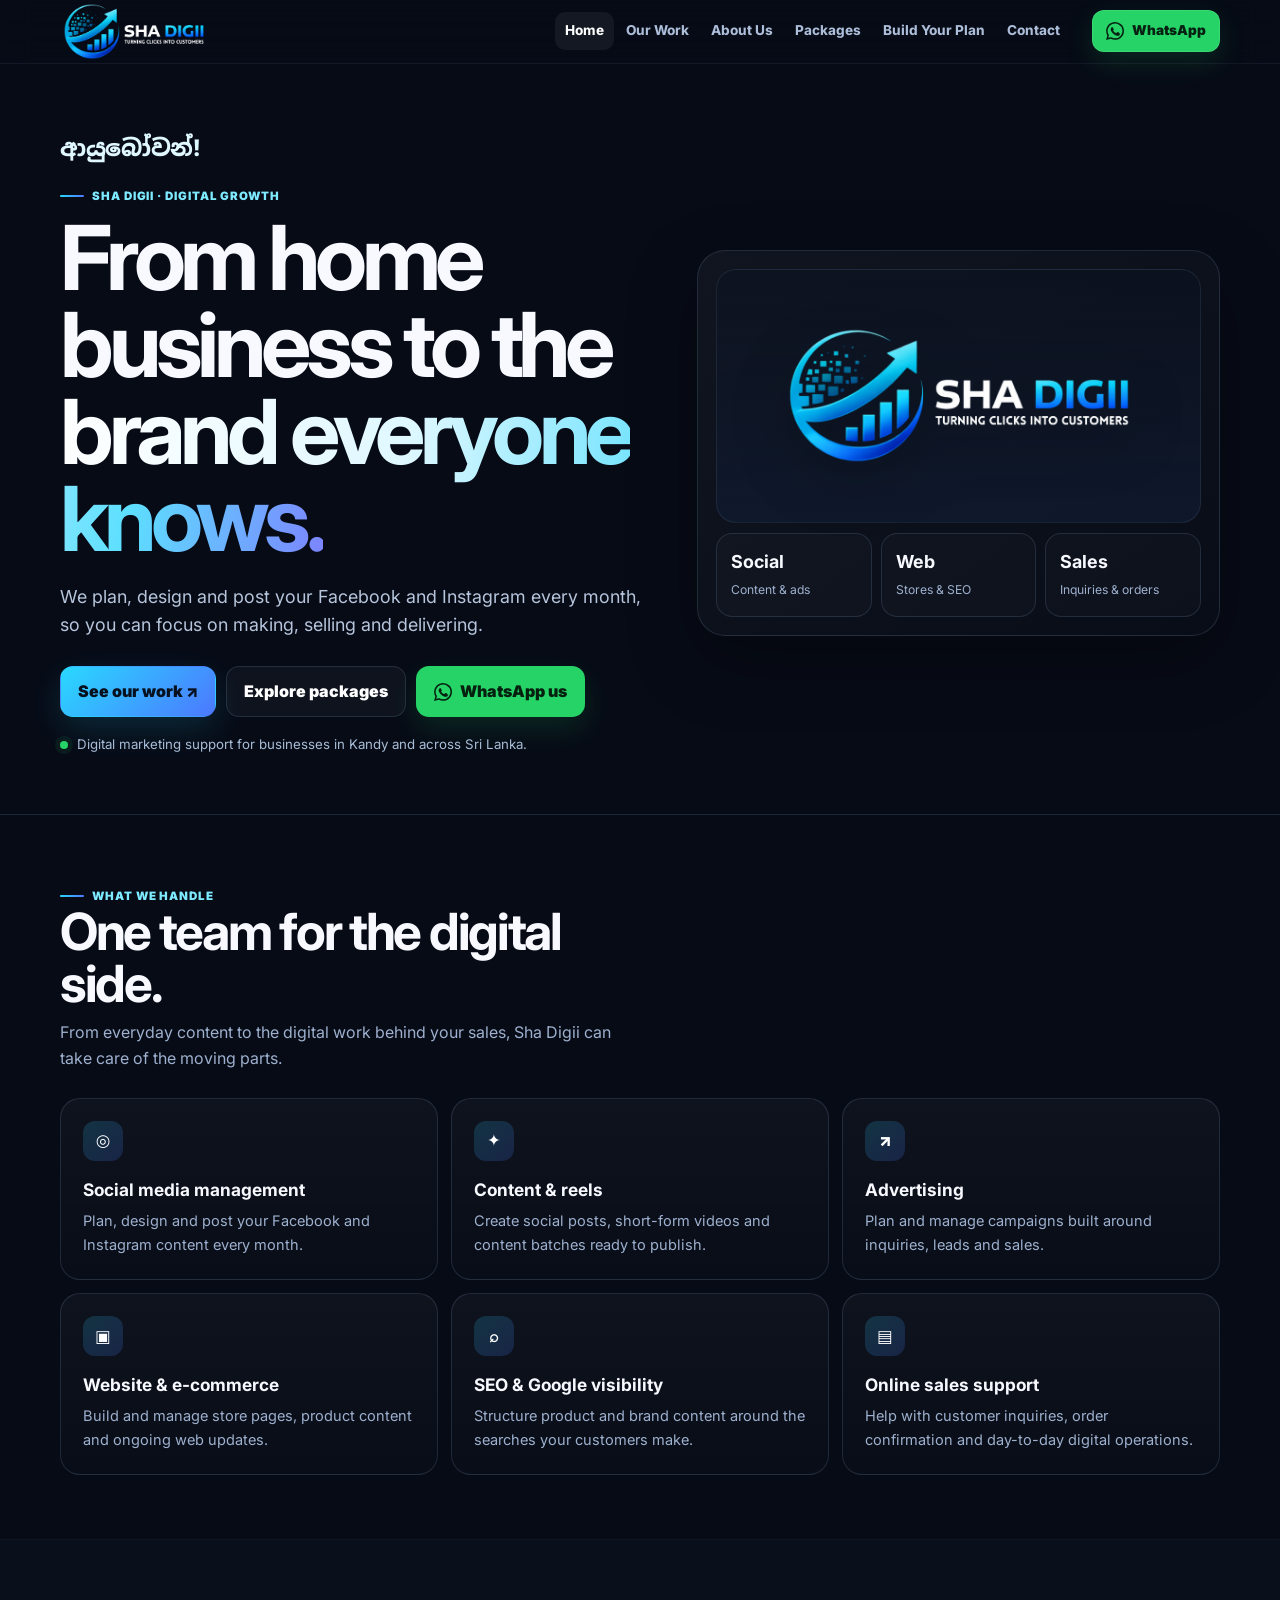
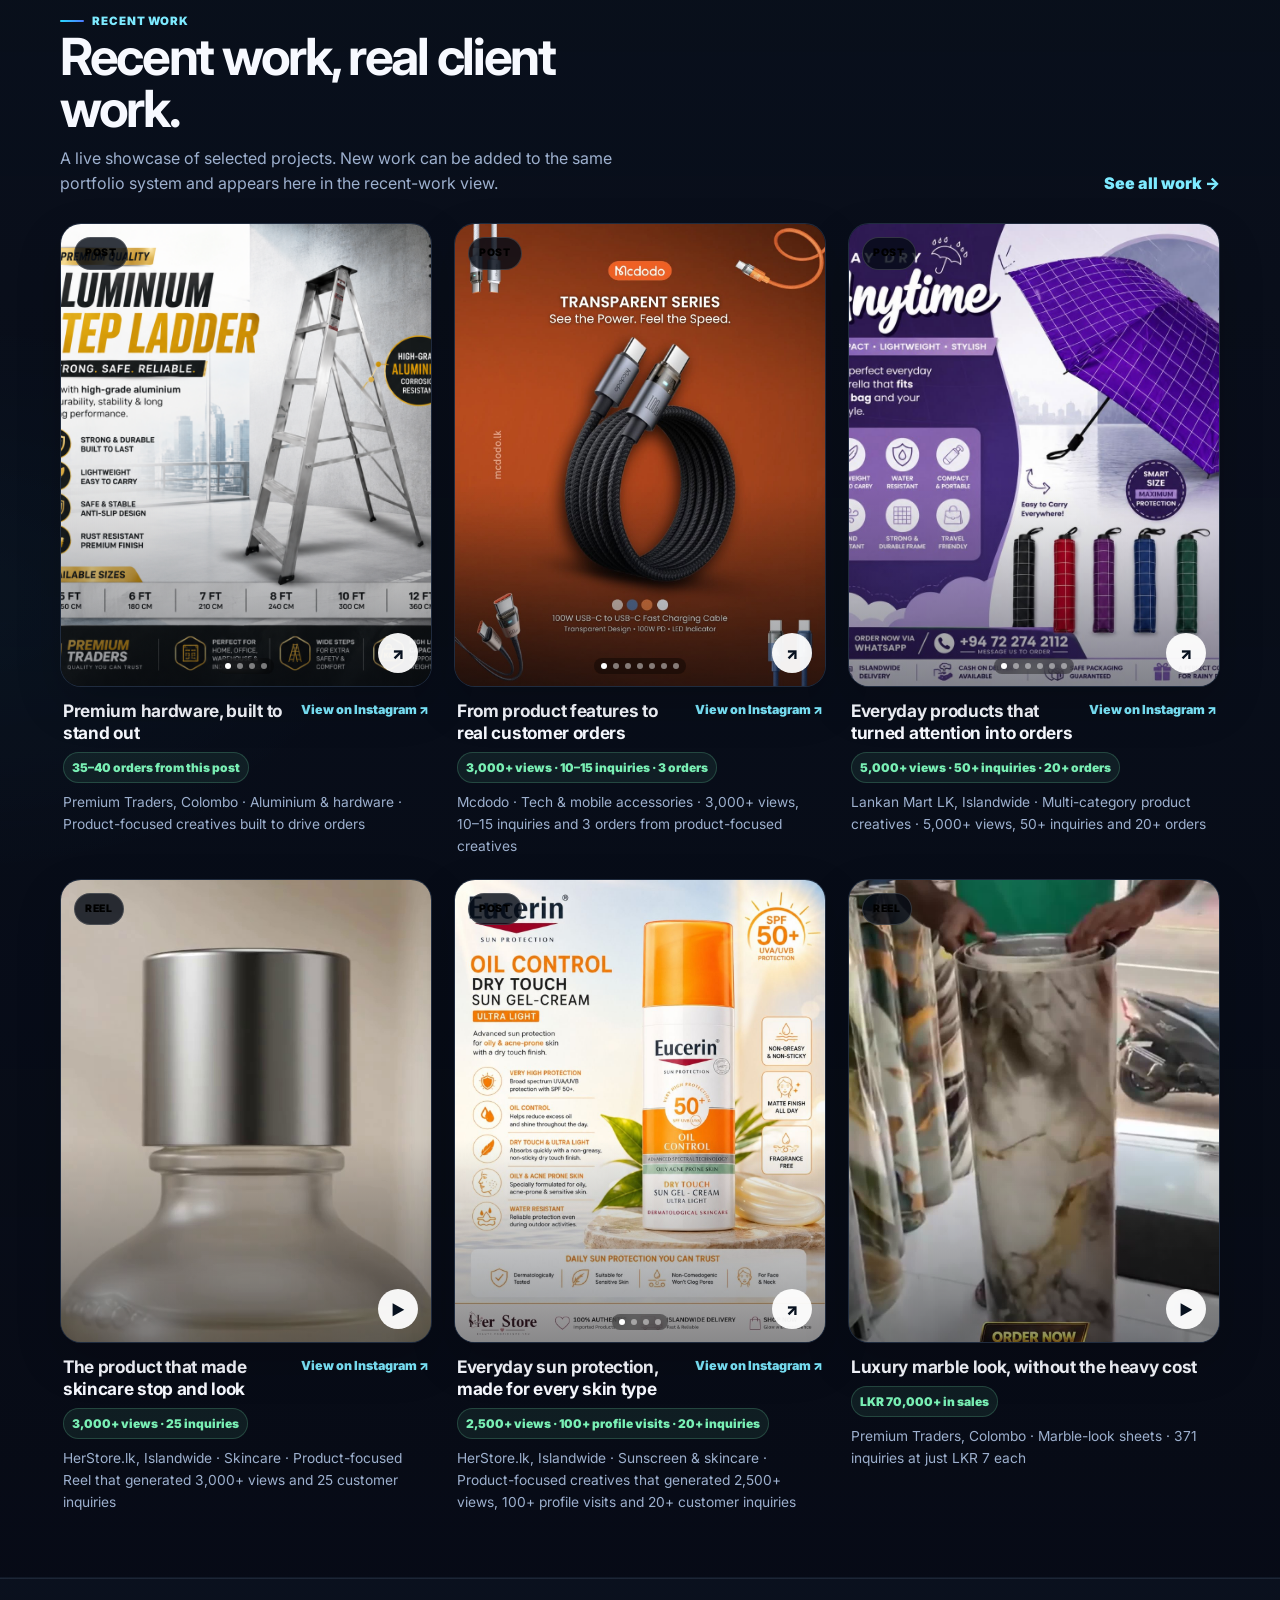
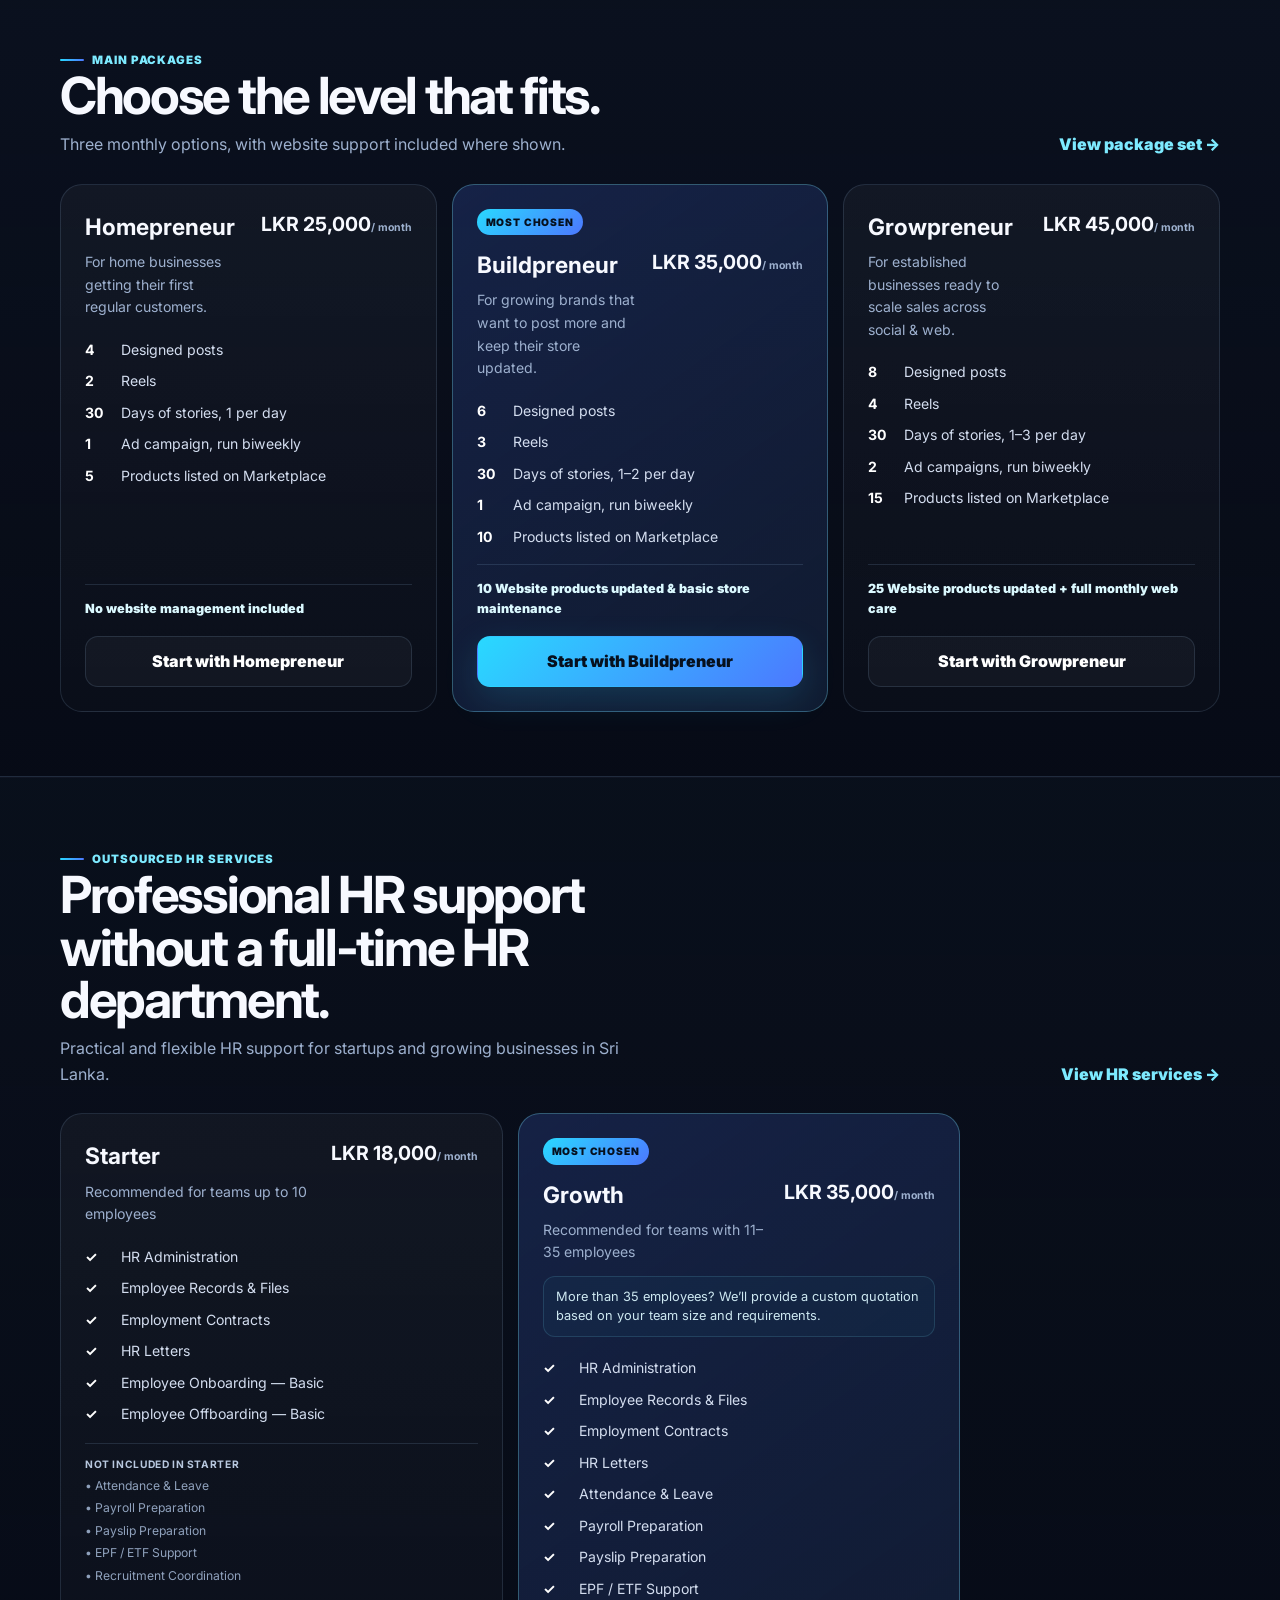
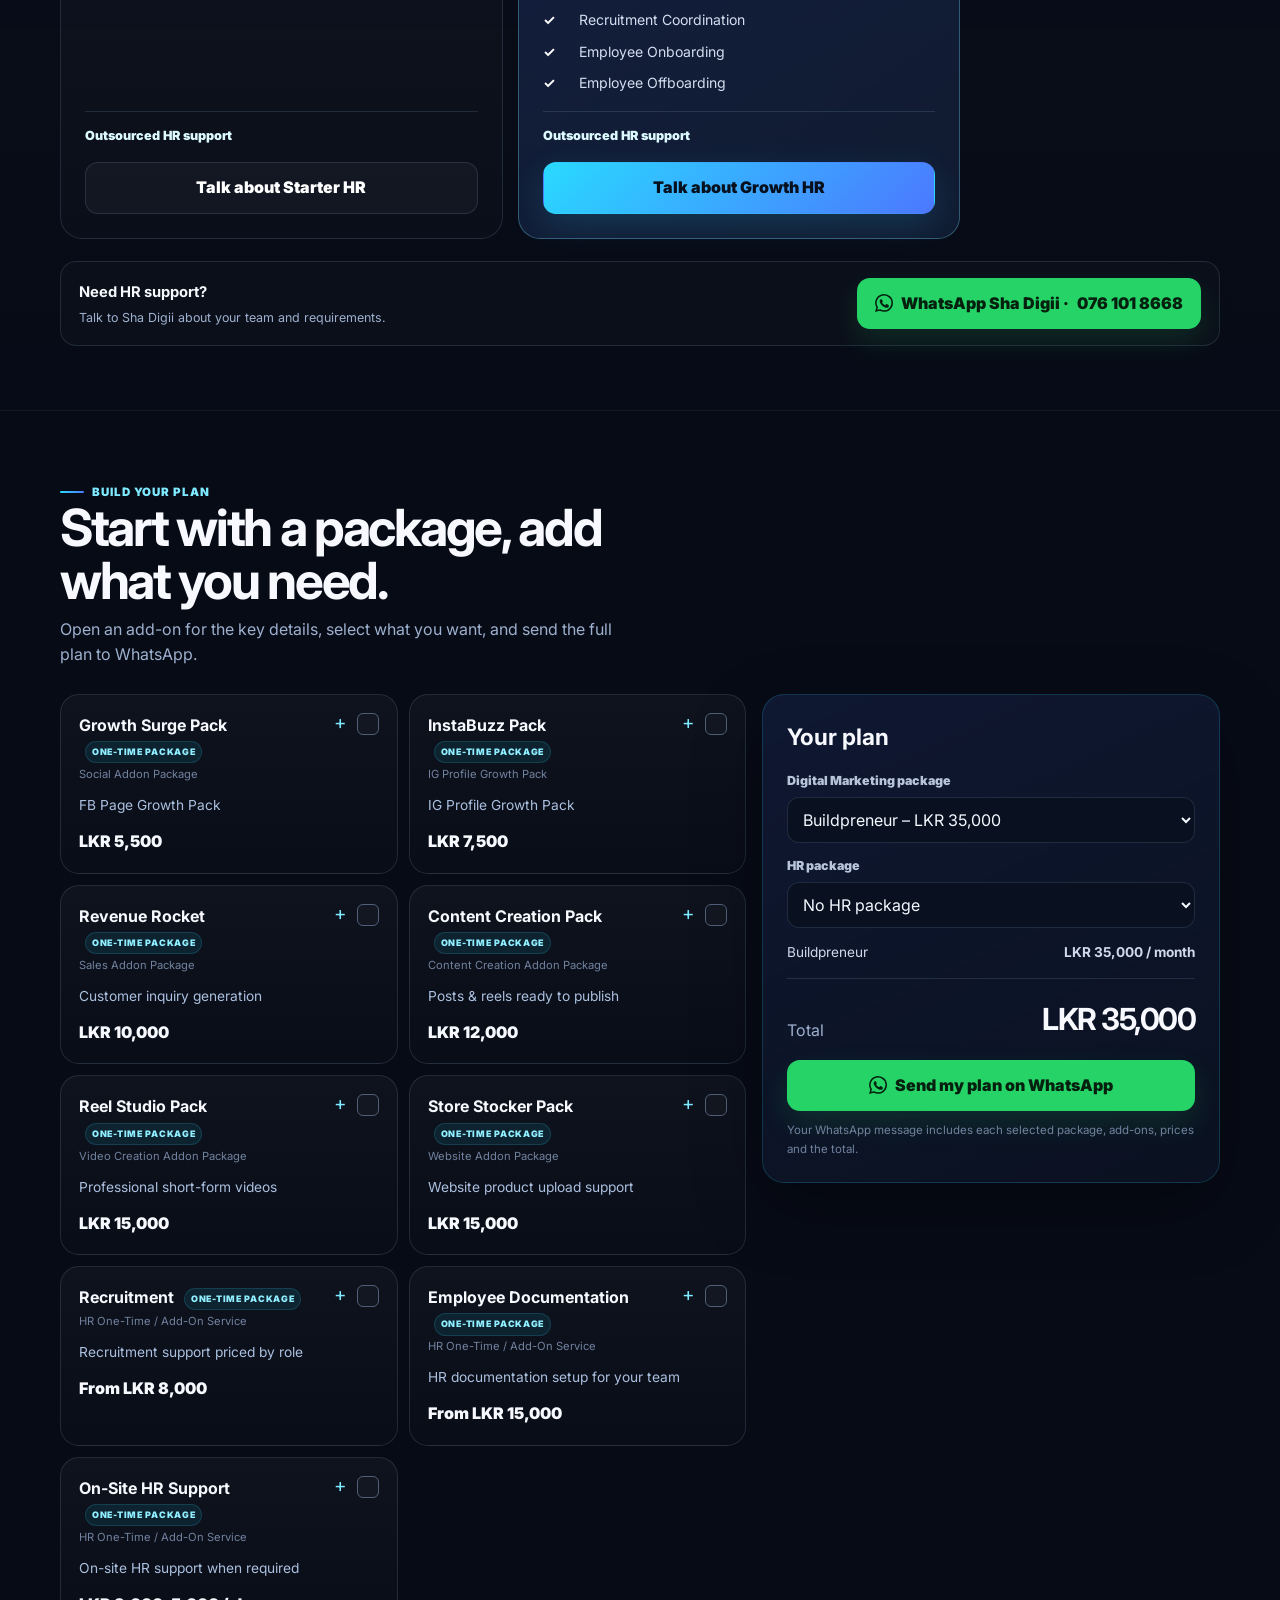
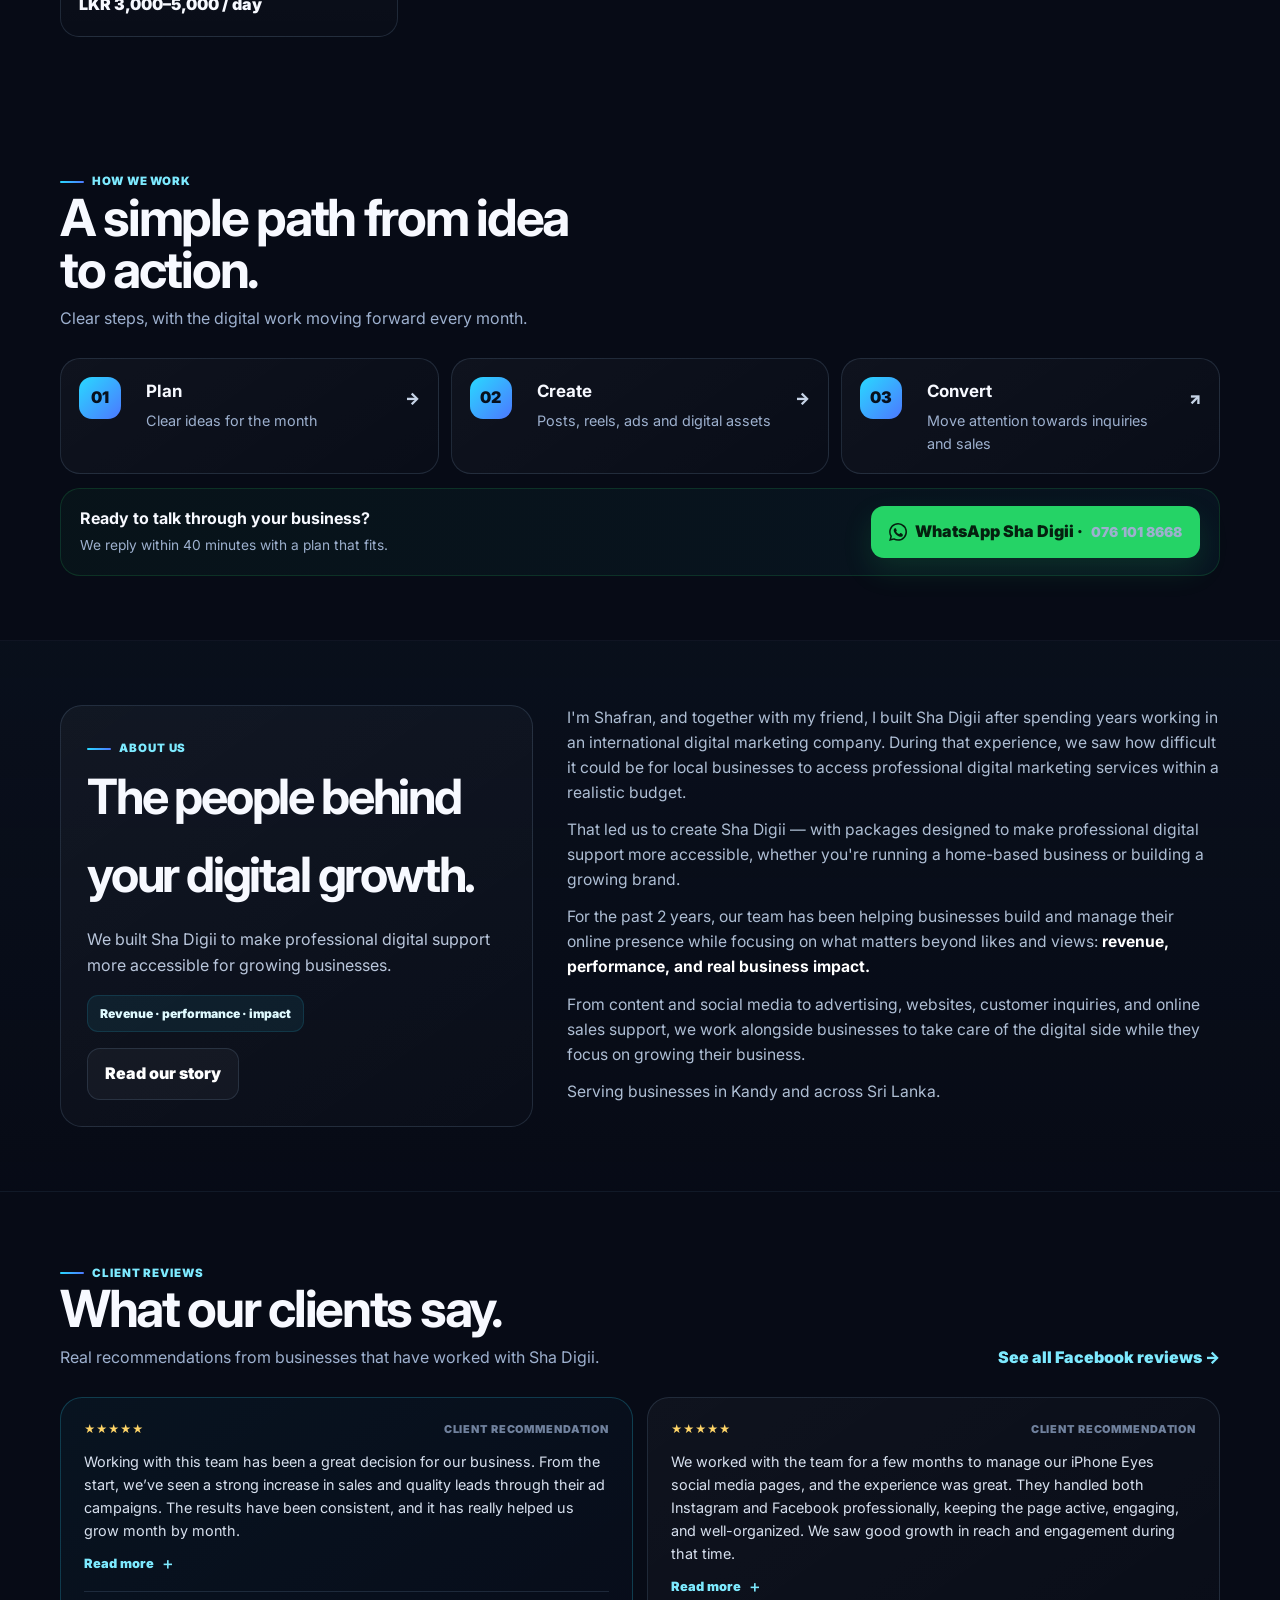
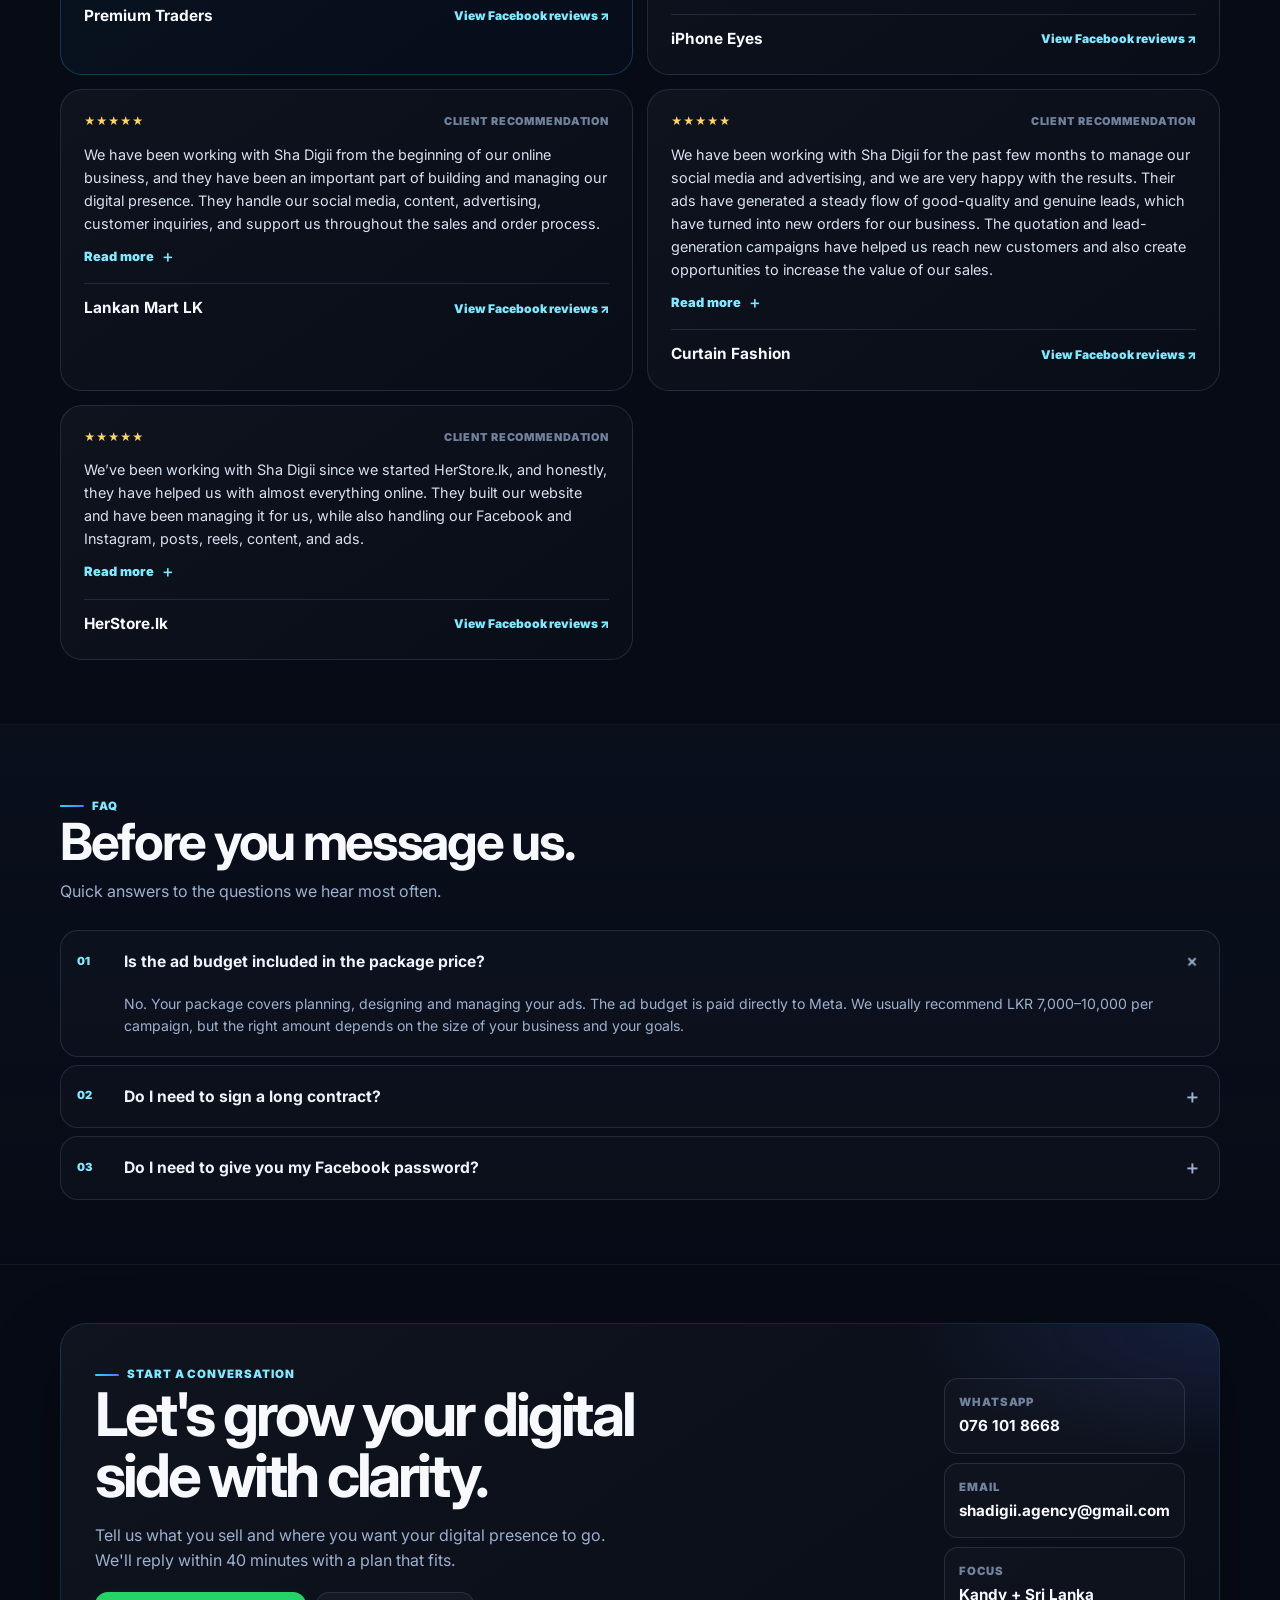
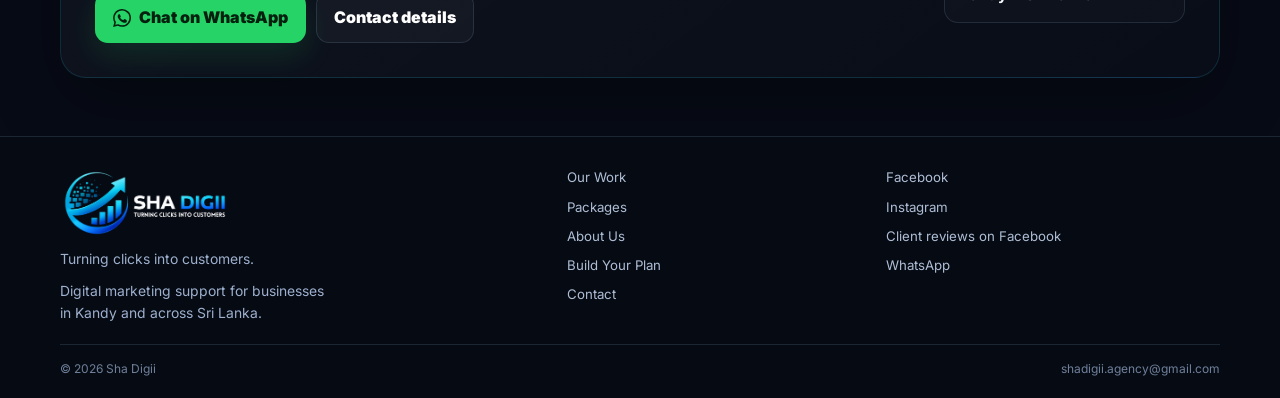
<file: index.html>
<!doctype html>
<html lang="en-LK">
<head>
<meta charset="utf-8"><meta name="viewport" content="width=device-width, initial-scale=1, viewport-fit=cover">
<meta name="theme-color" content="#070b16">
<title>Sha Digii | Digital Marketing Agency in Kandy, Sri Lanka</title>
<meta name="description" content="Sha Digii helps businesses in Kandy and across Sri Lanka with social media management, content, advertising, websites, SEO and online sales support.">
<meta name="keywords" content="digital marketing agency Kandy, social media management Kandy, Facebook marketing Kandy, Instagram marketing Kandy, SEO Kandy, website management Sri Lanka, Sha Digii">
<meta property="og:title" content="Sha Digii | Turning Clicks into Customers">
<meta property="og:description" content="Digital marketing support for businesses in Kandy and across Sri Lanka.">
<meta property="og:type" content="website">
<meta property="og:url" content="https://shadigii.github.io/shadigii/">
<meta property="og:image" content="https://shadigii.github.io/shadigii/assets/shadigii-logo.png">
<link rel="canonical" href="https://shadigii.github.io/shadigii/">
<link rel="icon" href="assets/favicon.png">
<link rel="preconnect" href="https://fonts.googleapis.com"><link rel="preconnect" href="https://fonts.gstatic.com" crossorigin>
<link href="https://fonts.googleapis.com/css2?family=Inter:wght@400;500;600;700;800;900&family=Noto+Sans+Sinhala:wght@700;800&display=swap" rel="stylesheet">
<link rel="stylesheet" href="assets/styles.css">
<script type="application/ld+json">{
  "@context":"https://schema.org","@type":"ProfessionalService","name":"Sha Digii","description":"Digital marketing support for businesses in Kandy and across Sri Lanka.","url":"https://shadigii.github.io/shadigii/","email":"mailto:shadigii.agency@gmail.com","telephone":"+94761018668","areaServed":[{"@type":"City","name":"Kandy"},{"@type":"Country","name":"Sri Lanka"}],"sameAs":["https://web.facebook.com/shadigii/","https://www.instagram.com/sha.digii/"],"serviceType":["Social media management","Content creation","Advertising","Website management","SEO","Online sales support"]
}</script>
<script src="assets/data.js" defer></script><script src="assets/app.js" defer></script>
</head>
<body data-page="home">
<div data-shared-header></div>
<main>
<section class="hero" id="top"><div class="wrap hero-grid">
  <div class="hero-copy-wrap">
    <p class="greet">ආයුබෝවන්!</p>
    <div class="eyebrow">SHA DIGII · DIGITAL GROWTH</div>
    <h1>From home business to the <span>brand everyone knows.</span></h1>
    <p class="hero-copy">We plan, design and post your Facebook and Instagram every month, so you can focus on making, selling and delivering.</p>
    <div class="hero-actions"><a class="btn btn-primary" href="our-work.html">See our work ↗</a><a class="btn btn-outline" href="packages.html">Explore packages</a><a class="btn btn-wa" data-wa-link target="_blank" rel="noopener"><svg class="wa-svg" viewBox="0 0 24 24" aria-hidden="true"><path fill="currentColor" d="M20.52 3.48A11.84 11.84 0 0 0 12.06 0C5.5 0 .16 5.34.16 11.92c0 2.1.55 4.14 1.6 5.94L.08 24l6.3-1.65a11.9 11.9 0 0 0 5.68 1.45h.01c6.57 0 11.92-5.35 11.92-11.92 0-3.18-1.24-6.17-3.47-8.4ZM12.07 21.76h-.01a9.84 9.84 0 0 1-5.01-1.37l-.36-.21-3.74.98 1-3.65-.23-.37a9.84 9.84 0 1 1 8.35 4.62Zm5.41-7.4c-.3-.15-1.77-.87-2.04-.97-.28-.1-.48-.15-.69.15-.2.3-.79.97-.97 1.17-.18.2-.36.22-.66.08-1.5-.75-2.49-1.33-3.49-3.01-.26-.45.26-.42.75-1.4.08-.2.04-.37-.02-.52-.06-.15-.69-1.66-.95-2.27-.25-.6-.51-.52-.69-.53h-.59c-.2 0-.52.08-.8.37-.28.3-1.05 1.02-1.05 2.49s1.08 2.89 1.22 3.09c.15.2 2.13 3.26 5.16 4.57.72.31 1.28.5 1.71.64.72.23 1.38.2 1.9.12.58-.09 1.77-.73 2.02-1.43.25-.7.25-1.3.18-1.43-.07-.12-.27-.2-.56-.35Z"/></svg> WhatsApp us</a></div>
    <div class="local-note"><span class="local-dot"></span><span>Digital marketing support for businesses in Kandy and across Sri Lanka.</span></div>
  </div>
  <aside class="hero-panel" aria-label="Sha Digii services at a glance">
    <div class="hero-logo-box"><img src="assets/shadigii-logo.png" alt="Sha Digii — Turning Clicks into Customers"></div>
    <div class="hero-stats"><div class="stat"><b>Social</b><span>Content & ads</span></div><div class="stat"><b>Web</b><span>Stores & SEO</span></div><div class="stat"><b>Sales</b><span>Inquiries & orders</span></div></div>
  </aside>
</div></section>

<section class="section"><div class="wrap"><div class="section-head"><div><div class="eyebrow">WHAT WE HANDLE</div><h2>One team for the digital side.</h2><p>From everyday content to the digital work behind your sales, Sha Digii can take care of the moving parts.</p></div></div><div class="service-grid" data-services></div></div></section>

<section class="section section-dark" id="work"><div class="wrap"><div class="section-head"><div><div class="eyebrow">RECENT WORK</div><h2>Recent work, real client work.</h2><p>A live showcase of selected projects. New work can be added to the same portfolio system and appears here in the recent-work view.</p></div><a class="section-link" href="our-work.html">See all work →</a></div><div class="work-grid" data-portfolio-grid></div></div></section>

<section class="section packages-band"><div class="wrap"><div class="section-head"><div><div class="eyebrow">MAIN PACKAGES</div><h2>Choose the level that fits.</h2><p>Three monthly options, with website support included where shown.</p></div><a class="section-link" href="packages.html">View package set →</a></div><div class="package-grid" data-package-grid></div></div></section>
<section class="section section-dark" id="hr-services"><div class="wrap"><div class="section-head"><div><div class="eyebrow">OUTSOURCED HR SERVICES</div><h2>Professional HR support without a full-time HR department.</h2><p>Practical and flexible HR support for startups and growing businesses in Sri Lanka.</p></div><a class="section-link" href="packages.html">View HR services →</a></div><div class="hr-package-grid" data-hr-package-grid></div><div class="hr-contact-note"><div><strong>Need HR support?</strong><span>Talk to Sha Digii about your team and requirements.</span></div><a class="btn btn-wa" data-hr-wa-link target="_blank" rel="noopener"><span class="wa-icon-wrap" aria-hidden="true"><svg class="wa-svg" viewBox="0 0 24 24" aria-hidden="true"><path fill="currentColor" d="M20.52 3.48A11.84 11.84 0 0 0 12.06 0C5.5 0 .16 5.34.16 11.92c0 2.1.55 4.14 1.6 5.94L.08 24l6.3-1.65a11.9 11.9 0 0 0 5.68 1.45h.01c6.57 0 11.92-5.35 11.92-11.92 0-3.18-1.24-6.17-3.47-8.4ZM12.07 21.76h-.01a9.84 9.84 0 0 1-5.01-1.37l-.36-.21-3.74.98 1-3.65-.23-.37a9.84 9.84 0 1 1 8.35 4.62Zm5.41-7.4c-.3-.15-1.77-.87-2.04-.97-.28-.1-.48-.15-.69.15-.2.3-.79.97-.97 1.17-.18.2-.36.22-.66.08-1.5-.75-2.49-1.33-3.49-3.01-.26-.45.26-.42.75-1.4.08-.2.04-.37-.02-.52-.06-.15-.69-1.66-.95-2.27-.25-.6-.51-.52-.69-.53h-.59c-.2 0-.52.08-.8.37-.28.3-1.05 1.02-1.05 2.49s1.08 2.89 1.22 3.09c.15.2 2.13 3.26 5.16 4.57.72.31 1.28.5 1.71.64.72.23 1.38.2 1.9.12.58-.09 1.77-.73 2.02-1.43.25-.7.25-1.3.18-1.43-.07-.12-.27-.2-.56-.35Z"/></svg></span> WhatsApp Sha Digii · <span data-hr-wa-number>076 101 8668</span></a></div></div></section>

<section class="section" id="plan"><div class="wrap"><div class="section-head"><div><div class="eyebrow">BUILD YOUR PLAN</div><h2>Start with a package, add what you need.</h2><p>Open an add-on for the key details, select what you want, and send the full plan to WhatsApp.</p></div></div>
  <div class="planner" data-planner data-interactive="true"><div><div class="addon-grid" data-addon-grid></div></div><aside class="planner-summary"><h3>Your plan</h3><div class="planner-select-group"><label for="homePlannerDigital">Digital Marketing package</label><select id="homePlannerDigital" data-planner-dm></select></div><div class="planner-select-group"><label for="homePlannerHr">HR package</label><select id="homePlannerHr" data-planner-hr></select></div><ul class="planner-lines" data-planner-lines></ul><div class="planner-total"><span data-planner-total-label>Total</span><b data-planner-total>LKR 0</b></div><a class="btn btn-wa" data-planner-send target="_blank" rel="noopener"><svg class="wa-svg" viewBox="0 0 24 24" aria-hidden="true"><path fill="currentColor" d="M20.52 3.48A11.84 11.84 0 0 0 12.06 0C5.5 0 .16 5.34.16 11.92c0 2.1.55 4.14 1.6 5.94L.08 24l6.3-1.65a11.9 11.9 0 0 0 5.68 1.45h.01c6.57 0 11.92-5.35 11.92-11.92 0-3.18-1.24-6.17-3.47-8.4ZM12.07 21.76h-.01a9.84 9.84 0 0 1-5.01-1.37l-.36-.21-3.74.98 1-3.65-.23-.37a9.84 9.84 0 1 1 8.35 4.62Zm5.41-7.4c-.3-.15-1.77-.87-2.04-.97-.28-.1-.48-.15-.69.15-.2.3-.79.97-.97 1.17-.18.2-.36.22-.66.08-1.5-.75-2.49-1.33-3.49-3.01-.26-.45.26-.42.75-1.4.08-.2.04-.37-.02-.52-.06-.15-.69-1.66-.95-2.27-.25-.6-.51-.52-.69-.53h-.59c-.2 0-.52.08-.8.37-.28.3-1.05 1.02-1.05 2.49s1.08 2.89 1.22 3.09c.15.2 2.13 3.26 5.16 4.57.72.31 1.28.5 1.71.64.72.23 1.38.2 1.9.12.58-.09 1.77-.73 2.02-1.43.25-.7.25-1.3.18-1.43-.07-.12-.27-.2-.56-.35Z"/></svg> Send my plan on WhatsApp</a><div class="builder-note">Your WhatsApp message includes each selected package, add-ons, prices and the total.</div></aside></div>
</div></section>

<section class="section"><div class="wrap"><div class="section-head"><div><div class="eyebrow">HOW WE WORK</div><h2>A simple path from idea to action.</h2><p>Clear steps, with the digital work moving forward every month.</p></div></div><div class="process"><article class="process-card"><span class="process-no">01</span><div><h3>Plan</h3><p>Clear ideas for the month</p></div><span class="process-arrow">→</span></article><article class="process-card"><span class="process-no">02</span><div><h3>Create</h3><p>Posts, reels, ads and digital assets</p></div><span class="process-arrow">→</span></article><article class="process-card"><span class="process-no">03</span><div><h3>Convert</h3><p>Move attention towards inquiries and sales</p></div><span class="process-arrow">↗</span></article></div><div class="process-cta"><div><strong>Ready to talk through your business?</strong><br><span>We reply within 40 minutes with a plan that fits.</span></div><a class="btn btn-wa" data-wa-link target="_blank" rel="noopener"><svg class="wa-svg" viewBox="0 0 24 24" aria-hidden="true"><path fill="currentColor" d="M20.52 3.48A11.84 11.84 0 0 0 12.06 0C5.5 0 .16 5.34.16 11.92c0 2.1.55 4.14 1.6 5.94L.08 24l6.3-1.65a11.9 11.9 0 0 0 5.68 1.45h.01c6.57 0 11.92-5.35 11.92-11.92 0-3.18-1.24-6.17-3.47-8.4ZM12.07 21.76h-.01a9.84 9.84 0 0 1-5.01-1.37l-.36-.21-3.74.98 1-3.65-.23-.37a9.84 9.84 0 1 1 8.35 4.62Zm5.41-7.4c-.3-.15-1.77-.87-2.04-.97-.28-.1-.48-.15-.69.15-.2.3-.79.97-.97 1.17-.18.2-.36.22-.66.08-1.5-.75-2.49-1.33-3.49-3.01-.26-.45.26-.42.75-1.4.08-.2.04-.37-.02-.52-.06-.15-.69-1.66-.95-2.27-.25-.6-.51-.52-.69-.53h-.59c-.2 0-.52.08-.8.37-.28.3-1.05 1.02-1.05 2.49s1.08 2.89 1.22 3.09c.15.2 2.13 3.26 5.16 4.57.72.31 1.28.5 1.71.64.72.23 1.38.2 1.9.12.58-.09 1.77-.73 2.02-1.43.25-.7.25-1.3.18-1.43-.07-.12-.27-.2-.56-.35Z"/></svg> WhatsApp Sha Digii · <span data-wa-number>076 101 8668</span></a></div></div></section>

<section class="section section-dark" id="about-preview"><div class="wrap about-split"><div class="about-card"><div class="eyebrow">ABOUT US</div><h2>The people behind your digital growth.</h2><p>We built Sha Digii to make professional digital support more accessible for growing businesses.</p><span class="about-note">Revenue · performance · impact</span><div style="margin-top:16px"><a class="btn btn-outline" href="about.html">Read our story</a></div></div><div class="about-story"><p>I'm Shafran, and together with my friend, I built Sha Digii after spending years working in an international digital marketing company. During that experience, we saw how difficult it could be for local businesses to access professional digital marketing services within a realistic budget.</p><p>That led us to create Sha Digii — with packages designed to make professional digital support more accessible, whether you're running a home-based business or building a growing brand.</p><p>For the past 2 years, our team has been helping businesses build and manage their online presence while focusing on what matters beyond likes and views: <strong>revenue, performance, and real business impact.</strong></p><p>From content and social media to advertising, websites, customer inquiries, and online sales support, we work alongside businesses to take care of the digital side while they focus on growing their business.</p><p class="about-local">Serving businesses in Kandy and across Sri Lanka.</p></div></div></section>

<section class="section"><div class="wrap"><div class="section-head"><div><div class="eyebrow">CLIENT REVIEWS</div><h2>What our clients say.</h2><p>Real recommendations from businesses that have worked with Sha Digii.</p></div><a class="section-link" href="https://www.facebook.com/shadigii/reviews/?id=61574327379914&sk=reviews" target="_blank" rel="noopener">See all Facebook reviews →</a></div><div class="testimonials" data-testimonials></div></div></section>

<section class="section section-dark"><div class="wrap"><div class="section-head"><div><div class="eyebrow">FAQ</div><h2>Before you message us.</h2><p>Quick answers to the questions we hear most often.</p></div></div><div class="faq" data-faq></div></div></section>

<section class="cta-section"><div class="wrap"><div class="cta-box"><div><div class="eyebrow">START A CONVERSATION</div><h2>Let's grow your digital side with clarity.</h2><p>Tell us what you sell and where you want your digital presence to go. We'll reply within 40 minutes with a plan that fits.</p><div class="cta-actions"><a class="btn btn-wa" data-wa-link target="_blank" rel="noopener"><svg class="wa-svg" viewBox="0 0 24 24" aria-hidden="true"><path fill="currentColor" d="M20.52 3.48A11.84 11.84 0 0 0 12.06 0C5.5 0 .16 5.34.16 11.92c0 2.1.55 4.14 1.6 5.94L.08 24l6.3-1.65a11.9 11.9 0 0 0 5.68 1.45h.01c6.57 0 11.92-5.35 11.92-11.92 0-3.18-1.24-6.17-3.47-8.4ZM12.07 21.76h-.01a9.84 9.84 0 0 1-5.01-1.37l-.36-.21-3.74.98 1-3.65-.23-.37a9.84 9.84 0 1 1 8.35 4.62Zm5.41-7.4c-.3-.15-1.77-.87-2.04-.97-.28-.1-.48-.15-.69.15-.2.3-.79.97-.97 1.17-.18.2-.36.22-.66.08-1.5-.75-2.49-1.33-3.49-3.01-.26-.45.26-.42.75-1.4.08-.2.04-.37-.02-.52-.06-.15-.69-1.66-.95-2.27-.25-.6-.51-.52-.69-.53h-.59c-.2 0-.52.08-.8.37-.28.3-1.05 1.02-1.05 2.49s1.08 2.89 1.22 3.09c.15.2 2.13 3.26 5.16 4.57.72.31 1.28.5 1.71.64.72.23 1.38.2 1.9.12.58-.09 1.77-.73 2.02-1.43.25-.7.25-1.3.18-1.43-.07-.12-.27-.2-.56-.35Z"/></svg> Chat on WhatsApp</a><a class="btn btn-outline" href="contact.html">Contact details</a></div></div><div class="cta-side"><div class="contact-line"><span>WhatsApp</span><strong data-wa-number>076 101 8668</strong></div><div class="contact-line"><span>Email</span><strong data-email>shadigii.agency@gmail.com</strong></div><div class="contact-line"><span>Focus</span><strong>Kandy + Sri Lanka</strong></div></div></div></div></section>
</main>
<div data-shared-footer></div>

</body></html>
</file>
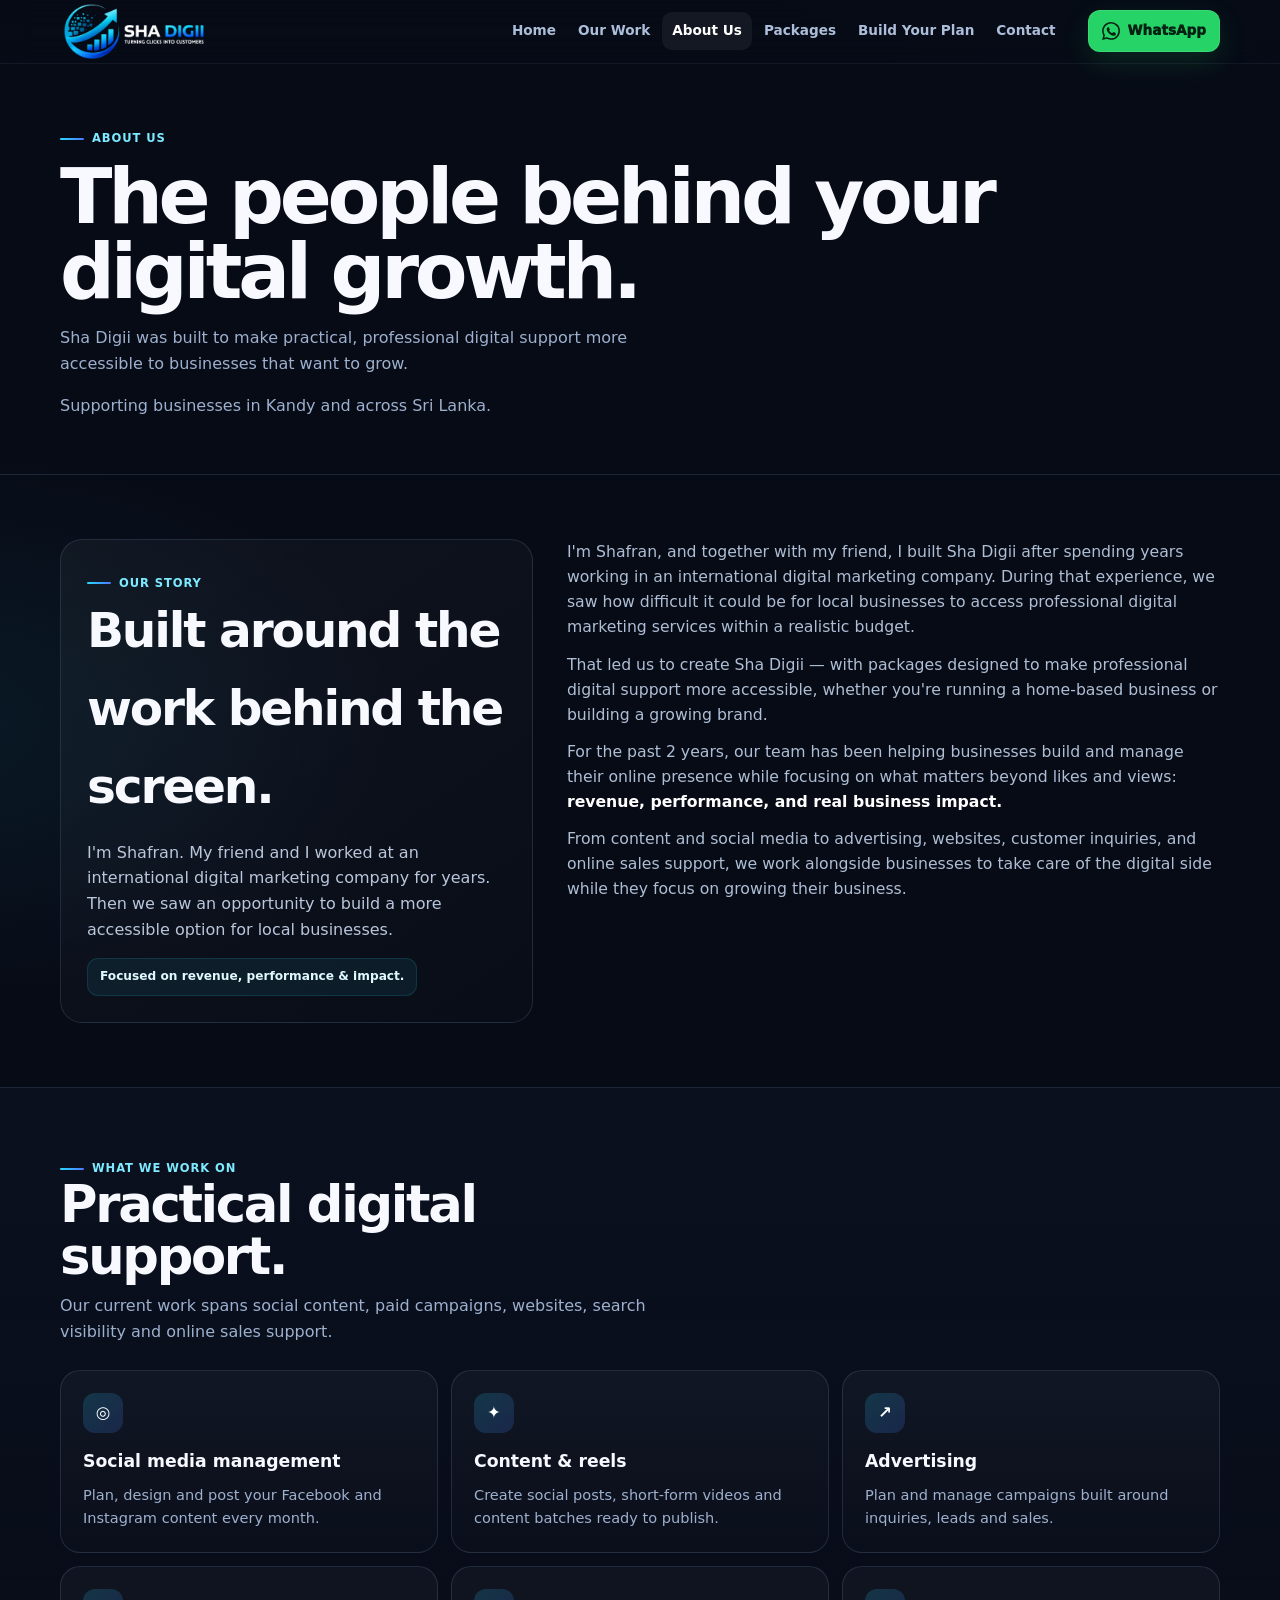
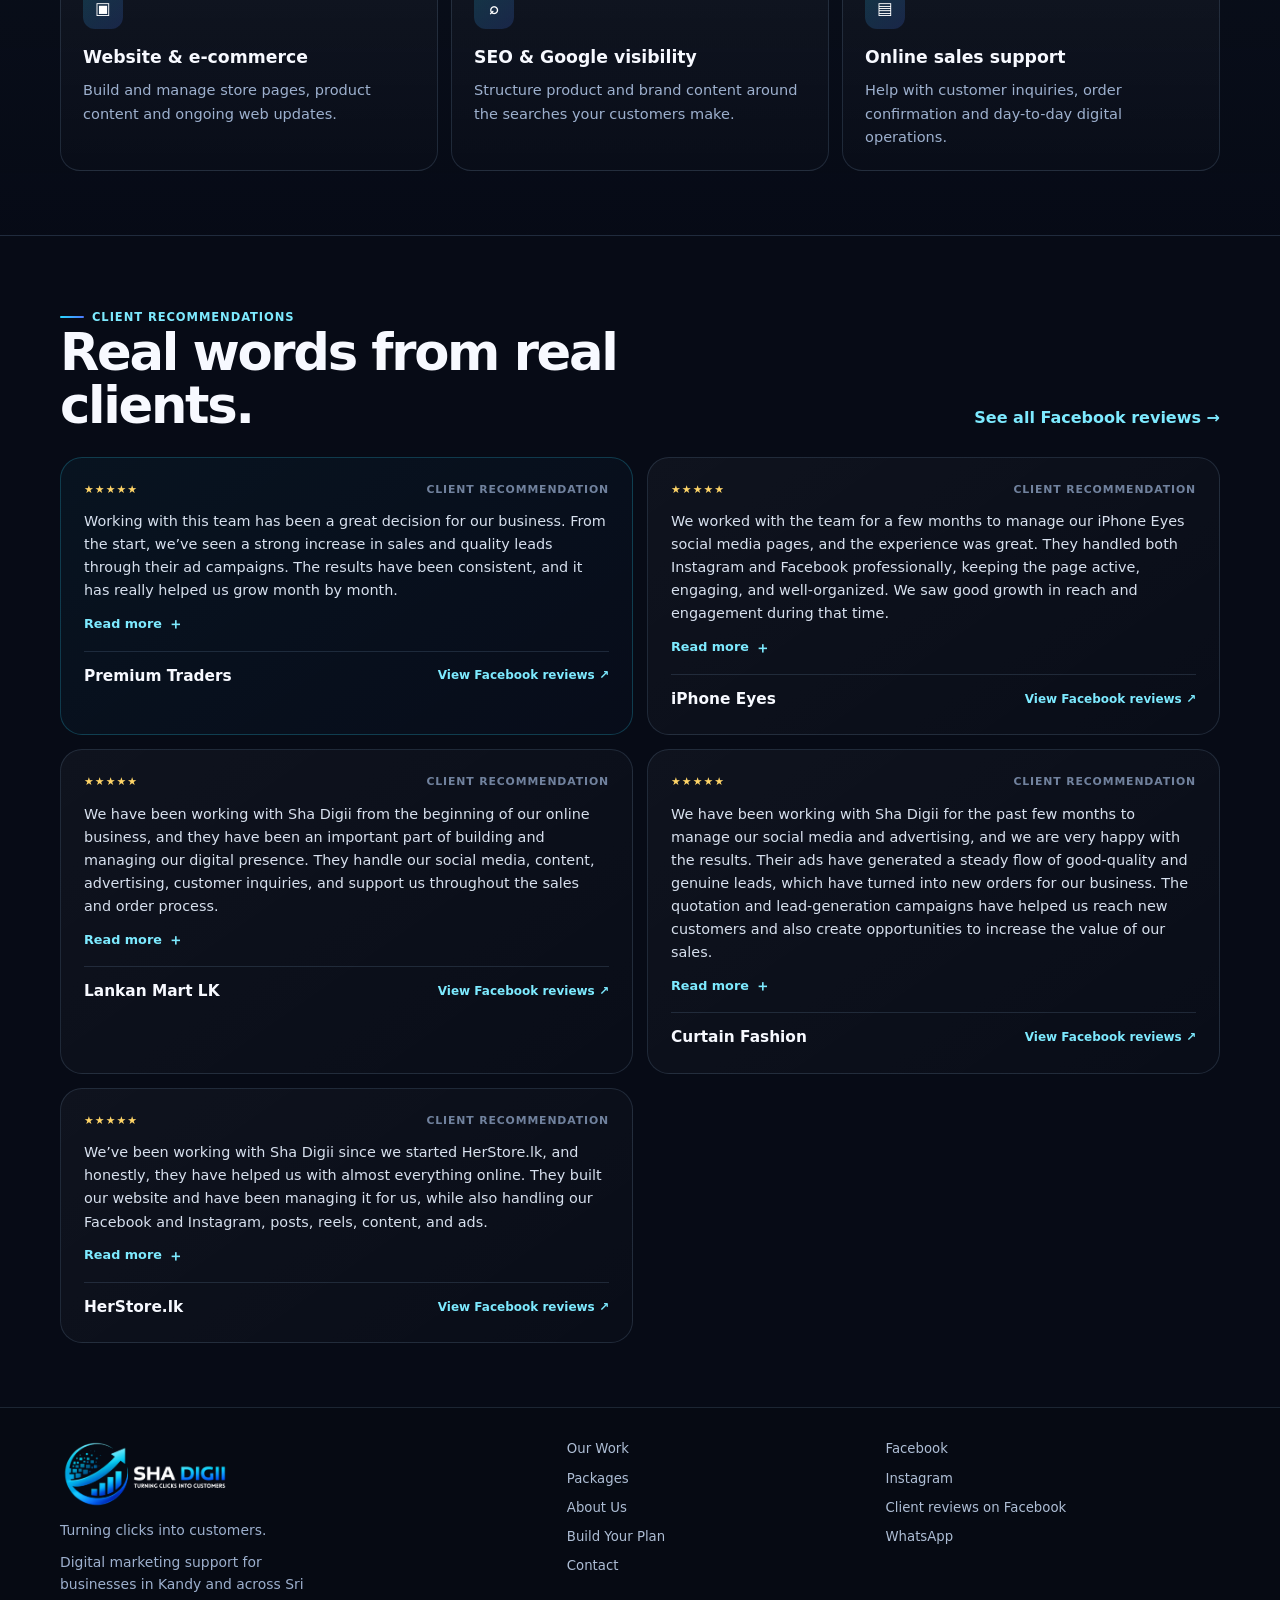
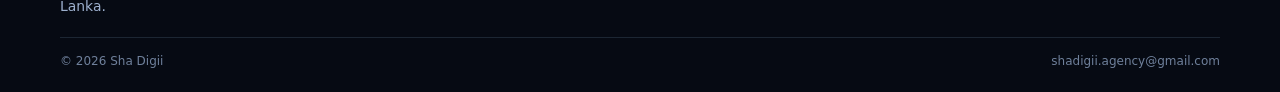
<file: about.html>
<!doctype html>
<html lang="en-LK"><head><meta charset="utf-8"><meta name="viewport" content="width=device-width, initial-scale=1, viewport-fit=cover"><meta name="theme-color" content="#070b16"><title>About Sha Digii | The People Behind Your Digital Growth</title><meta name="description" content="Learn the story behind Sha Digii and how the team approaches practical digital marketing for businesses in Kandy and across Sri Lanka."><link rel="canonical" href="https://shadigii.github.io/shadigii/about.html"><link rel="icon" href="assets/favicon.png"><link rel="stylesheet" href="assets/styles.css"><script src="assets/data.js" defer></script><script src="assets/app.js" defer></script></head>
<body data-page="about"><div data-shared-header></div><main>
<section class="page-hero"><div class="wrap"><div class="eyebrow">ABOUT US</div><h1>The people behind your digital growth.</h1><p>Sha Digii was built to make practical, professional digital support more accessible to businesses that want to grow.</p><p class="kandy-signal">Supporting businesses in Kandy and across Sri Lanka.</p></div></section>
<section class="section"><div class="wrap about-split"><div class="about-card"><div class="eyebrow">OUR STORY</div><h2>Built around the work behind the screen.</h2><p>I'm Shafran. My friend and I worked at an international digital marketing company for years. Then we saw an opportunity to build a more accessible option for local businesses.</p><span class="about-note">Focused on revenue, performance & impact.</span></div><div class="about-story"><p>I'm Shafran, and together with my friend, I built Sha Digii after spending years working in an international digital marketing company. During that experience, we saw how difficult it could be for local businesses to access professional digital marketing services within a realistic budget.</p><p>That led us to create Sha Digii — with packages designed to make professional digital support more accessible, whether you're running a home-based business or building a growing brand.</p><p>For the past 2 years, our team has been helping businesses build and manage their online presence while focusing on what matters beyond likes and views: <strong>revenue, performance, and real business impact.</strong></p><p>From content and social media to advertising, websites, customer inquiries, and online sales support, we work alongside businesses to take care of the digital side while they focus on growing their business.</p></div></div></section>
<section class="section packages-band"><div class="wrap"><div class="section-head"><div><div class="eyebrow">WHAT WE WORK ON</div><h2>Practical digital support.</h2><p>Our current work spans social content, paid campaigns, websites, search visibility and online sales support.</p></div></div><div class="service-grid" data-services></div></div></section>
<section class="section"><div class="wrap"><div class="section-head"><div><div class="eyebrow">CLIENT RECOMMENDATIONS</div><h2>Real words from real clients.</h2></div><a class="section-link" href="https://www.facebook.com/shadigii/reviews/?id=61574327379914&sk=reviews" target="_blank" rel="noopener">See all Facebook reviews →</a></div><div class="testimonials" data-testimonials></div></div></section>
</main><div data-shared-footer></div></body></html>
</file>
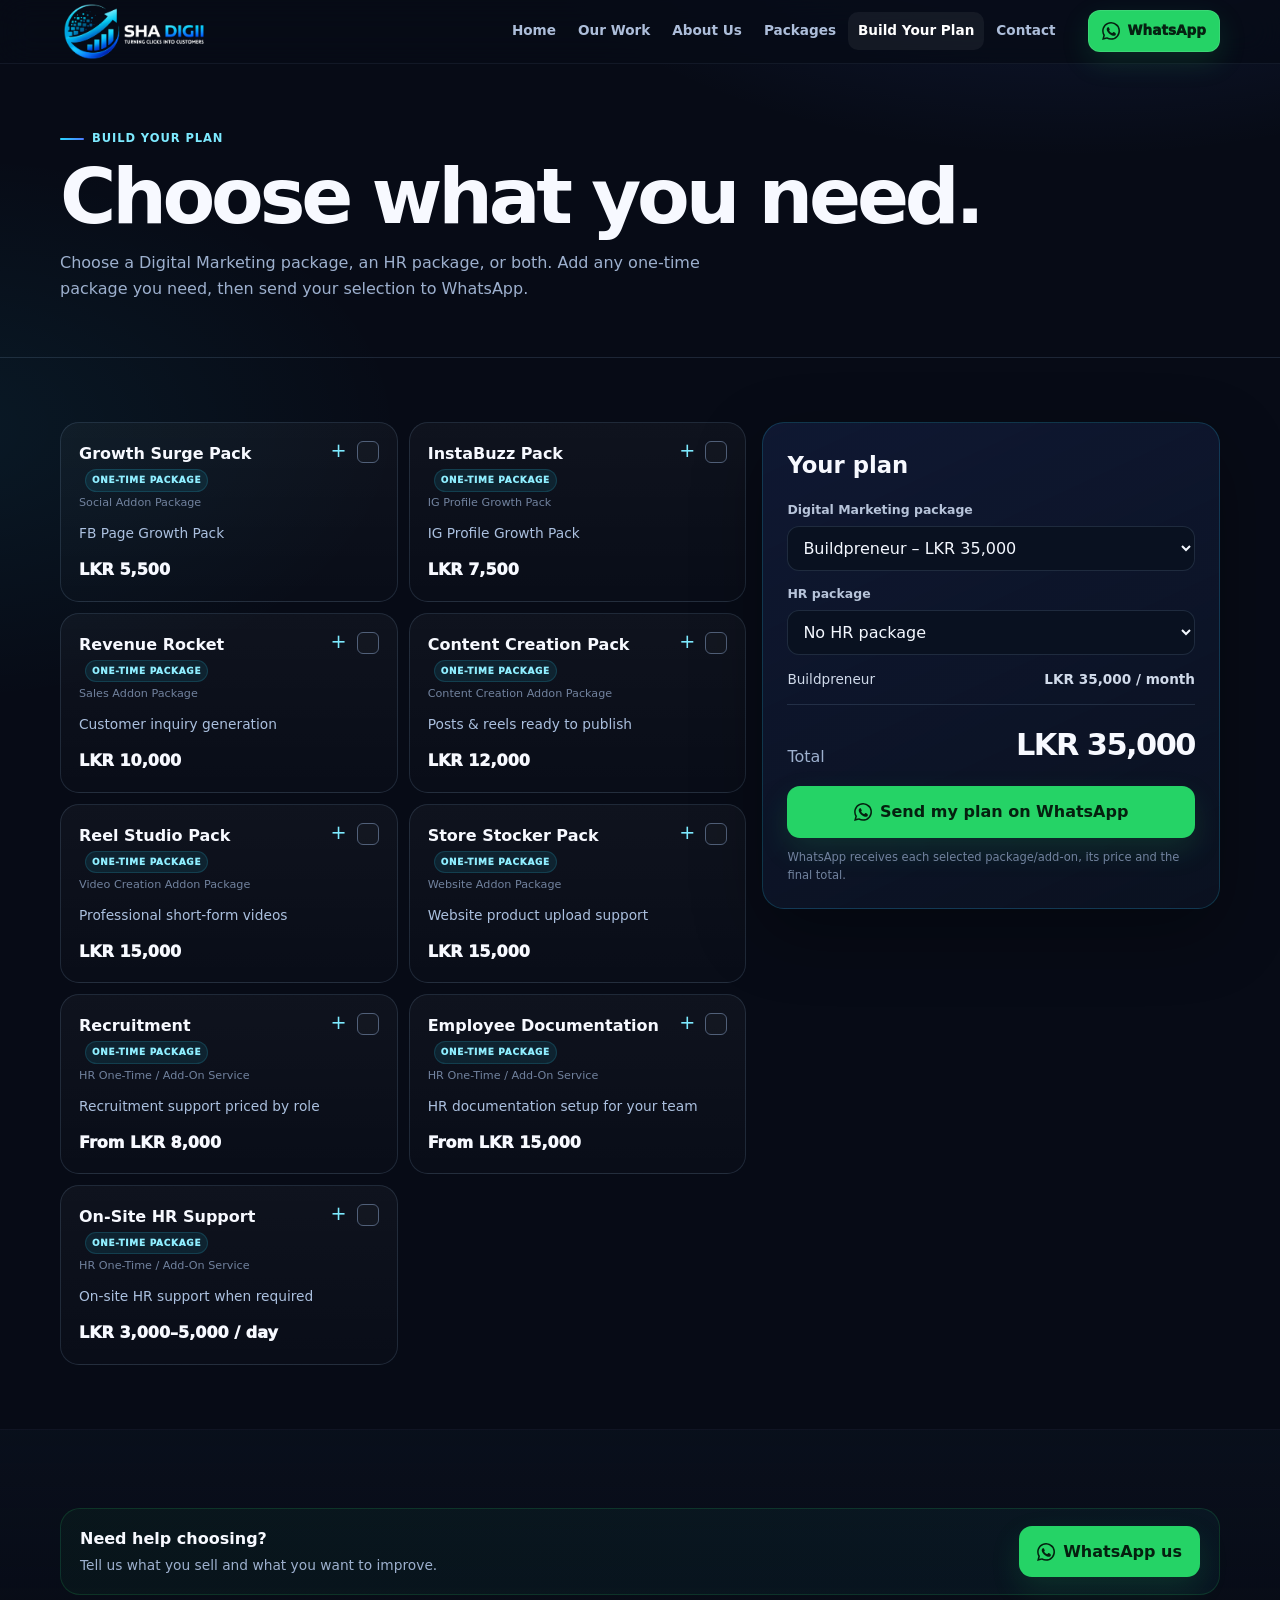
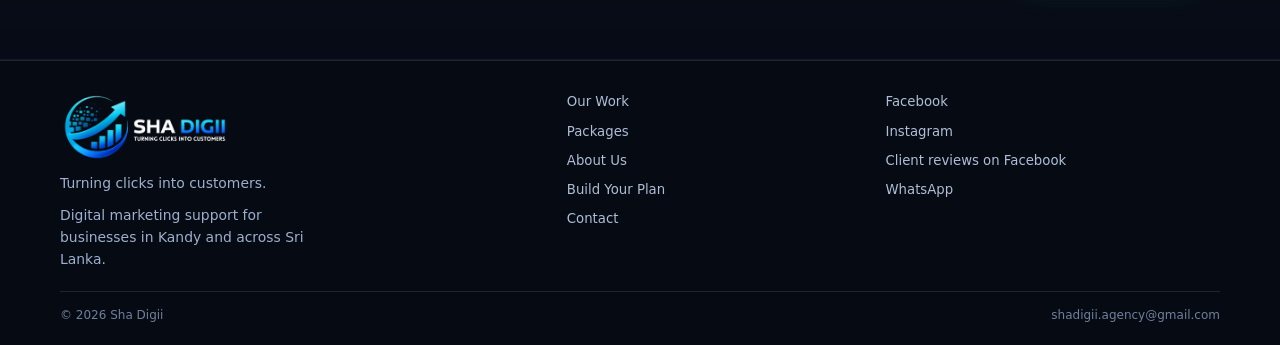
<file: build-your-plan.html>
<!doctype html>
<html lang="en-LK"><head><meta charset="utf-8"><meta name="viewport" content="width=device-width, initial-scale=1, viewport-fit=cover"><meta name="theme-color" content="#070b16"><title>Build Your Plan | Sha Digii</title><meta name="description" content="Choose a Sha Digii package and add-ons, see the live total and send the plan to WhatsApp."><link rel="canonical" href="https://shadigii.github.io/shadigii/build-your-plan.html"><link rel="icon" href="assets/favicon.png"><link rel="stylesheet" href="assets/styles.css"><script src="assets/data.js" defer></script><script src="assets/app.js" defer></script></head>
<body data-page="plan"><div data-shared-header></div><main>
<section class="page-hero"><div class="wrap"><div class="eyebrow">BUILD YOUR PLAN</div><h1>Choose what you need.</h1><p>Choose a Digital Marketing package, an HR package, or both. Add any one-time package you need, then send your selection to WhatsApp.</p></div></section>
<section class="section"><div class="wrap"><div class="planner" data-planner data-interactive="true"><div><div class="addon-grid" data-addon-grid></div></div><aside class="planner-summary"><h3>Your plan</h3><div class="planner-select-group"><label for="plannerDigital">Digital Marketing package</label><select id="plannerDigital" data-planner-dm></select></div><div class="planner-select-group"><label for="plannerHr">HR package</label><select id="plannerHr" data-planner-hr></select></div><ul class="planner-lines" data-planner-lines></ul><div class="planner-total"><span data-planner-total-label>Total</span><b data-planner-total>LKR 0</b></div><a class="btn btn-wa" data-planner-send target="_blank" rel="noopener"><svg class="wa-svg" viewBox="0 0 24 24" aria-hidden="true"><path fill="currentColor" d="M20.52 3.48A11.84 11.84 0 0 0 12.06 0C5.5 0 .16 5.34.16 11.92c0 2.1.55 4.14 1.6 5.94L.08 24l6.3-1.65a11.9 11.9 0 0 0 5.68 1.45h.01c6.57 0 11.92-5.35 11.92-11.92 0-3.18-1.24-6.17-3.47-8.4ZM12.07 21.76h-.01a9.84 9.84 0 0 1-5.01-1.37l-.36-.21-3.74.98 1-3.65-.23-.37a9.84 9.84 0 1 1 8.35 4.62Zm5.41-7.4c-.3-.15-1.77-.87-2.04-.97-.28-.1-.48-.15-.69.15-.2.3-.79.97-.97 1.17-.18.2-.36.22-.66.08-1.5-.75-2.49-1.33-3.49-3.01-.26-.45.26-.42.75-1.4.08-.2.04-.37-.02-.52-.06-.15-.69-1.66-.95-2.27-.25-.6-.51-.52-.69-.53h-.59c-.2 0-.52.08-.8.37-.28.3-1.05 1.02-1.05 2.49s1.08 2.89 1.22 3.09c.15.2 2.13 3.26 5.16 4.57.72.31 1.28.5 1.71.64.72.23 1.38.2 1.9.12.58-.09 1.77-.73 2.02-1.43.25-.7.25-1.3.18-1.43-.07-.12-.27-.2-.56-.35Z"/></svg> Send my plan on WhatsApp</a><div class="builder-note">WhatsApp receives each selected package/add-on, its price and the final total.</div></aside></div></div></section>
<section class="section section-dark"><div class="wrap"><div class="process-cta"><div><strong>Need help choosing?</strong><br><span>Tell us what you sell and what you want to improve.</span></div><a class="btn btn-wa" data-wa-link target="_blank" rel="noopener"><svg class="wa-svg" viewBox="0 0 24 24" aria-hidden="true"><path fill="currentColor" d="M20.52 3.48A11.84 11.84 0 0 0 12.06 0C5.5 0 .16 5.34.16 11.92c0 2.1.55 4.14 1.6 5.94L.08 24l6.3-1.65a11.9 11.9 0 0 0 5.68 1.45h.01c6.57 0 11.92-5.35 11.92-11.92 0-3.18-1.24-6.17-3.47-8.4ZM12.07 21.76h-.01a9.84 9.84 0 0 1-5.01-1.37l-.36-.21-3.74.98 1-3.65-.23-.37a9.84 9.84 0 1 1 8.35 4.62Zm5.41-7.4c-.3-.15-1.77-.87-2.04-.97-.28-.1-.48-.15-.69.15-.2.3-.79.97-.97 1.17-.18.2-.36.22-.66.08-1.5-.75-2.49-1.33-3.49-3.01-.26-.45.26-.42.75-1.4.08-.2.04-.37-.02-.52-.06-.15-.69-1.66-.95-2.27-.25-.6-.51-.52-.69-.53h-.59c-.2 0-.52.08-.8.37-.28.3-1.05 1.02-1.05 2.49s1.08 2.89 1.22 3.09c.15.2 2.13 3.26 5.16 4.57.72.31 1.28.5 1.71.64.72.23 1.38.2 1.9.12.58-.09 1.77-.73 2.02-1.43.25-.7.25-1.3.18-1.43-.07-.12-.27-.2-.56-.35Z"/></svg> WhatsApp us</a></div></div></section>
</main><div data-shared-footer></div></body></html>
</file>
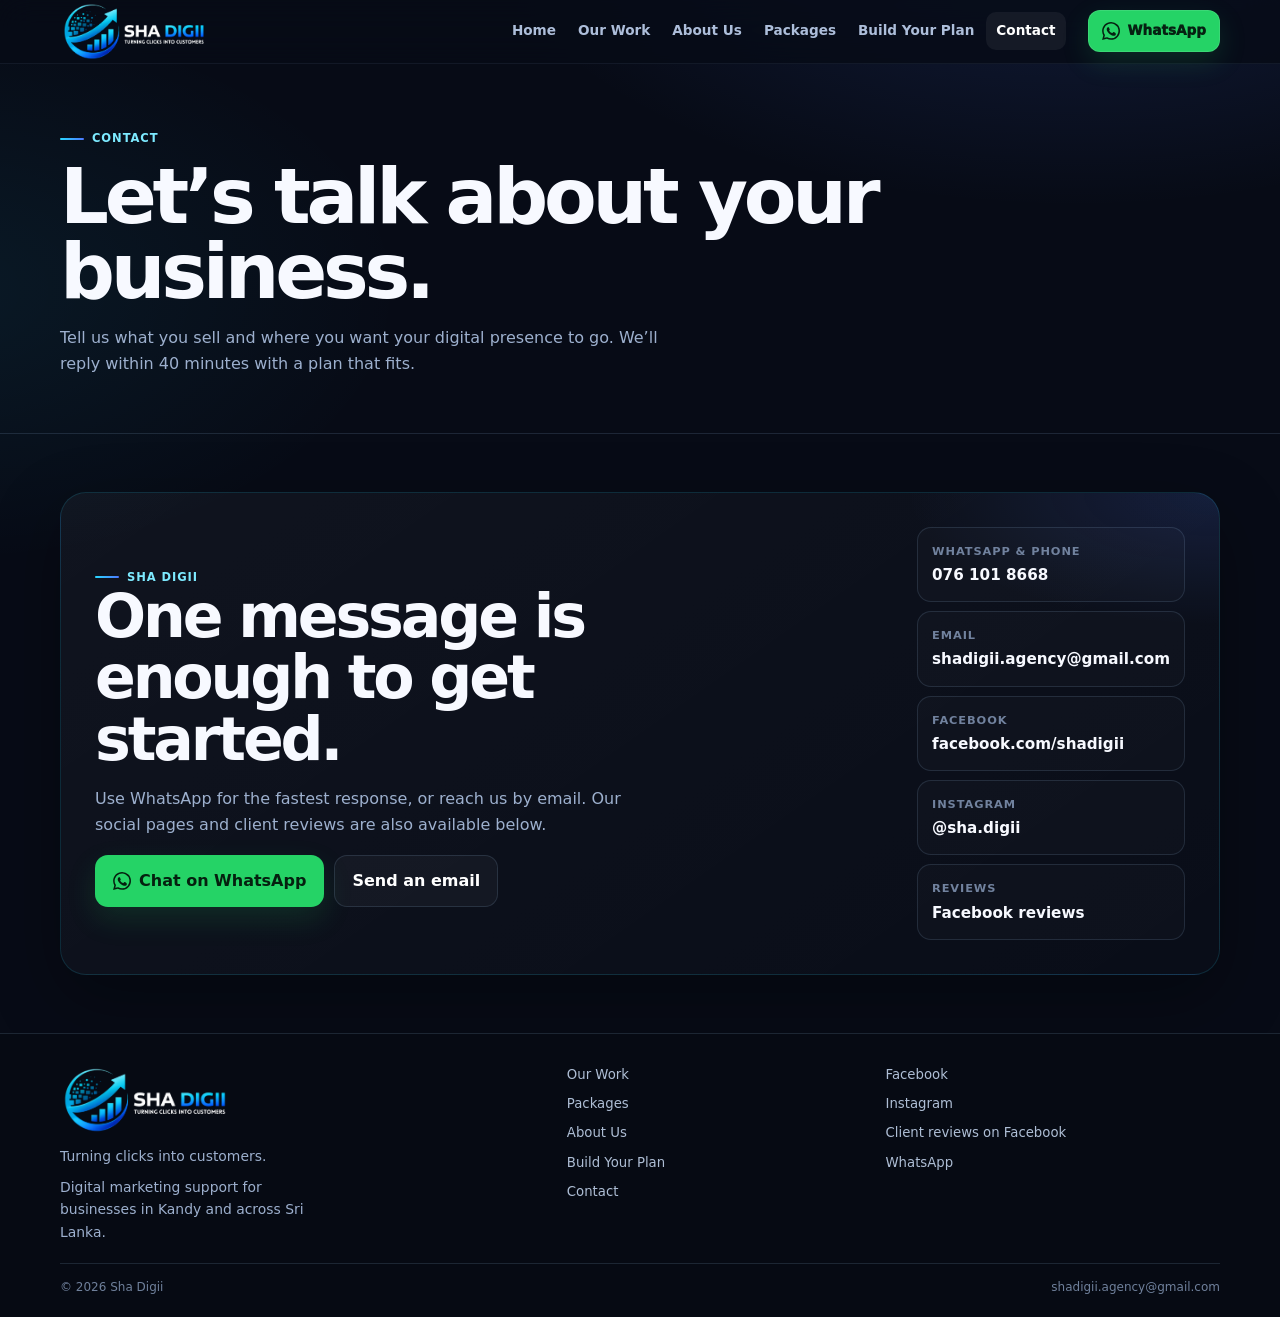
<file: contact.html>
<!doctype html>
<html lang="en-LK"><head><meta charset="utf-8"><meta name="viewport" content="width=device-width, initial-scale=1, viewport-fit=cover"><meta name="theme-color" content="#070b16"><title>Contact Sha Digii | WhatsApp, Email & Social</title><meta name="description" content="Contact Sha Digii by WhatsApp, email, Facebook or Instagram for digital marketing support in Kandy and across Sri Lanka."><link rel="canonical" href="https://shadigii.github.io/shadigii/contact.html"><link rel="icon" href="assets/favicon.png"><link rel="stylesheet" href="assets/styles.css"><script src="assets/data.js" defer></script><script src="assets/app.js" defer></script></head>
<body data-page="contact"><div data-shared-header></div><main>
<section class="page-hero"><div class="wrap"><div class="eyebrow">CONTACT</div><h1>Let’s talk about your business.</h1><p>Tell us what you sell and where you want your digital presence to go. We’ll reply within 40 minutes with a plan that fits.</p></div></section>
<section class="cta-section"><div class="wrap"><div class="cta-box"><div><div class="eyebrow">SHA DIGII</div><h2>One message is enough to get started.</h2><p>Use WhatsApp for the fastest response, or reach us by email. Our social pages and client reviews are also available below.</p><div class="cta-actions"><a class="btn btn-wa" data-wa-link target="_blank" rel="noopener"><svg class="wa-svg" viewBox="0 0 24 24" aria-hidden="true"><path fill="currentColor" d="M20.52 3.48A11.84 11.84 0 0 0 12.06 0C5.5 0 .16 5.34.16 11.92c0 2.1.55 4.14 1.6 5.94L.08 24l6.3-1.65a11.9 11.9 0 0 0 5.68 1.45h.01c6.57 0 11.92-5.35 11.92-11.92 0-3.18-1.24-6.17-3.47-8.4ZM12.07 21.76h-.01a9.84 9.84 0 0 1-5.01-1.37l-.36-.21-3.74.98 1-3.65-.23-.37a9.84 9.84 0 1 1 8.35 4.62Zm5.41-7.4c-.3-.15-1.77-.87-2.04-.97-.28-.1-.48-.15-.69.15-.2.3-.79.97-.97 1.17-.18.2-.36.22-.66.08-1.5-.75-2.49-1.33-3.49-3.01-.26-.45.26-.42.75-1.4.08-.2.04-.37-.02-.52-.06-.15-.69-1.66-.95-2.27-.25-.6-.51-.52-.69-.53h-.59c-.2 0-.52.08-.8.37-.28.3-1.05 1.02-1.05 2.49s1.08 2.89 1.22 3.09c.15.2 2.13 3.26 5.16 4.57.72.31 1.28.5 1.71.64.72.23 1.38.2 1.9.12.58-.09 1.77-.73 2.02-1.43.25-.7.25-1.3.18-1.43-.07-.12-.27-.2-.56-.35Z"/></svg> Chat on WhatsApp</a><a class="btn btn-outline" data-email-link>Send an email</a></div></div><div class="cta-side"><div class="contact-line"><span>WhatsApp & phone</span><strong data-wa-number>076 101 8668</strong></div><div class="contact-line"><span>Email</span><strong data-email>shadigii.agency@gmail.com</strong></div><div class="contact-line"><span>Facebook</span><strong><a data-fb-link target="_blank" rel="noopener">facebook.com/shadigii</a></strong></div><div class="contact-line"><span>Instagram</span><strong><a data-ig-link target="_blank" rel="noopener">@sha.digii</a></strong></div><div class="contact-line"><span>Reviews</span><strong><a data-review-link target="_blank" rel="noopener">Facebook reviews</a></strong></div></div></div></div></section>
</main><div data-shared-footer></div></body></html>
</file>
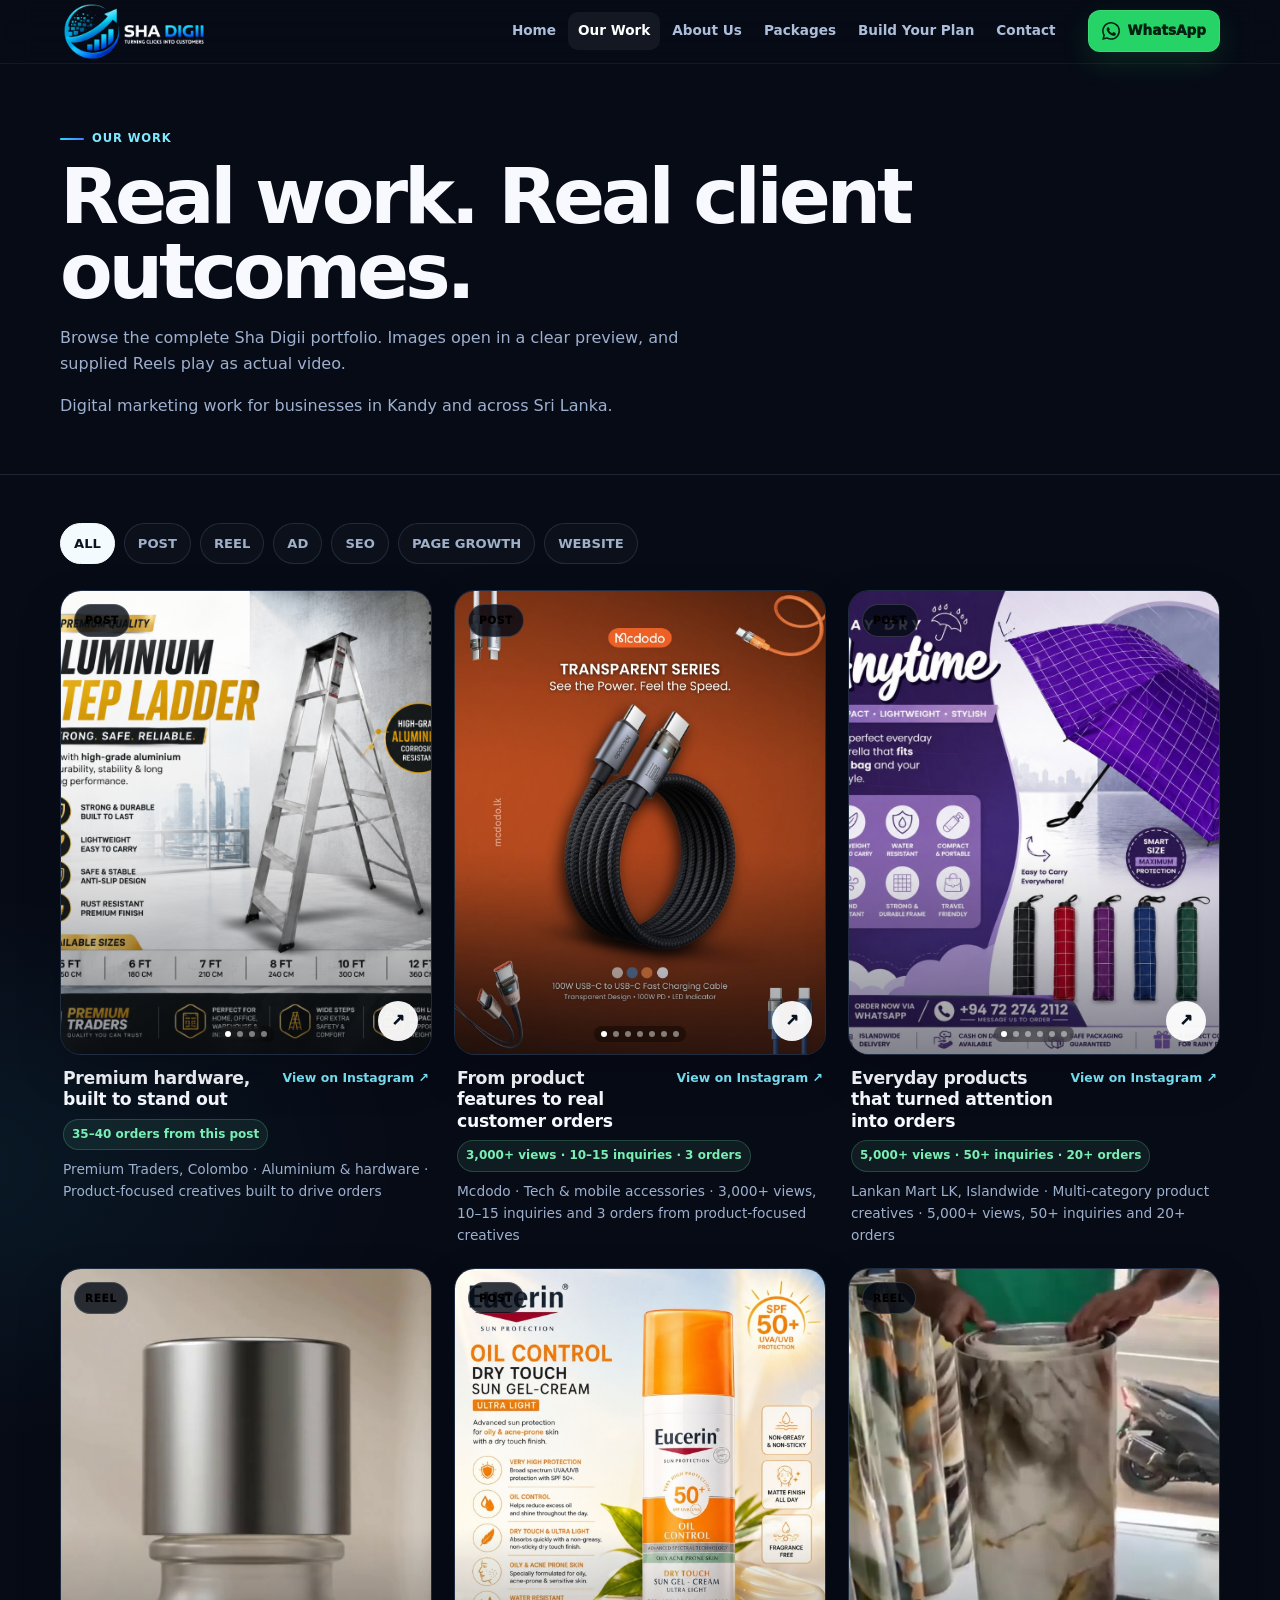
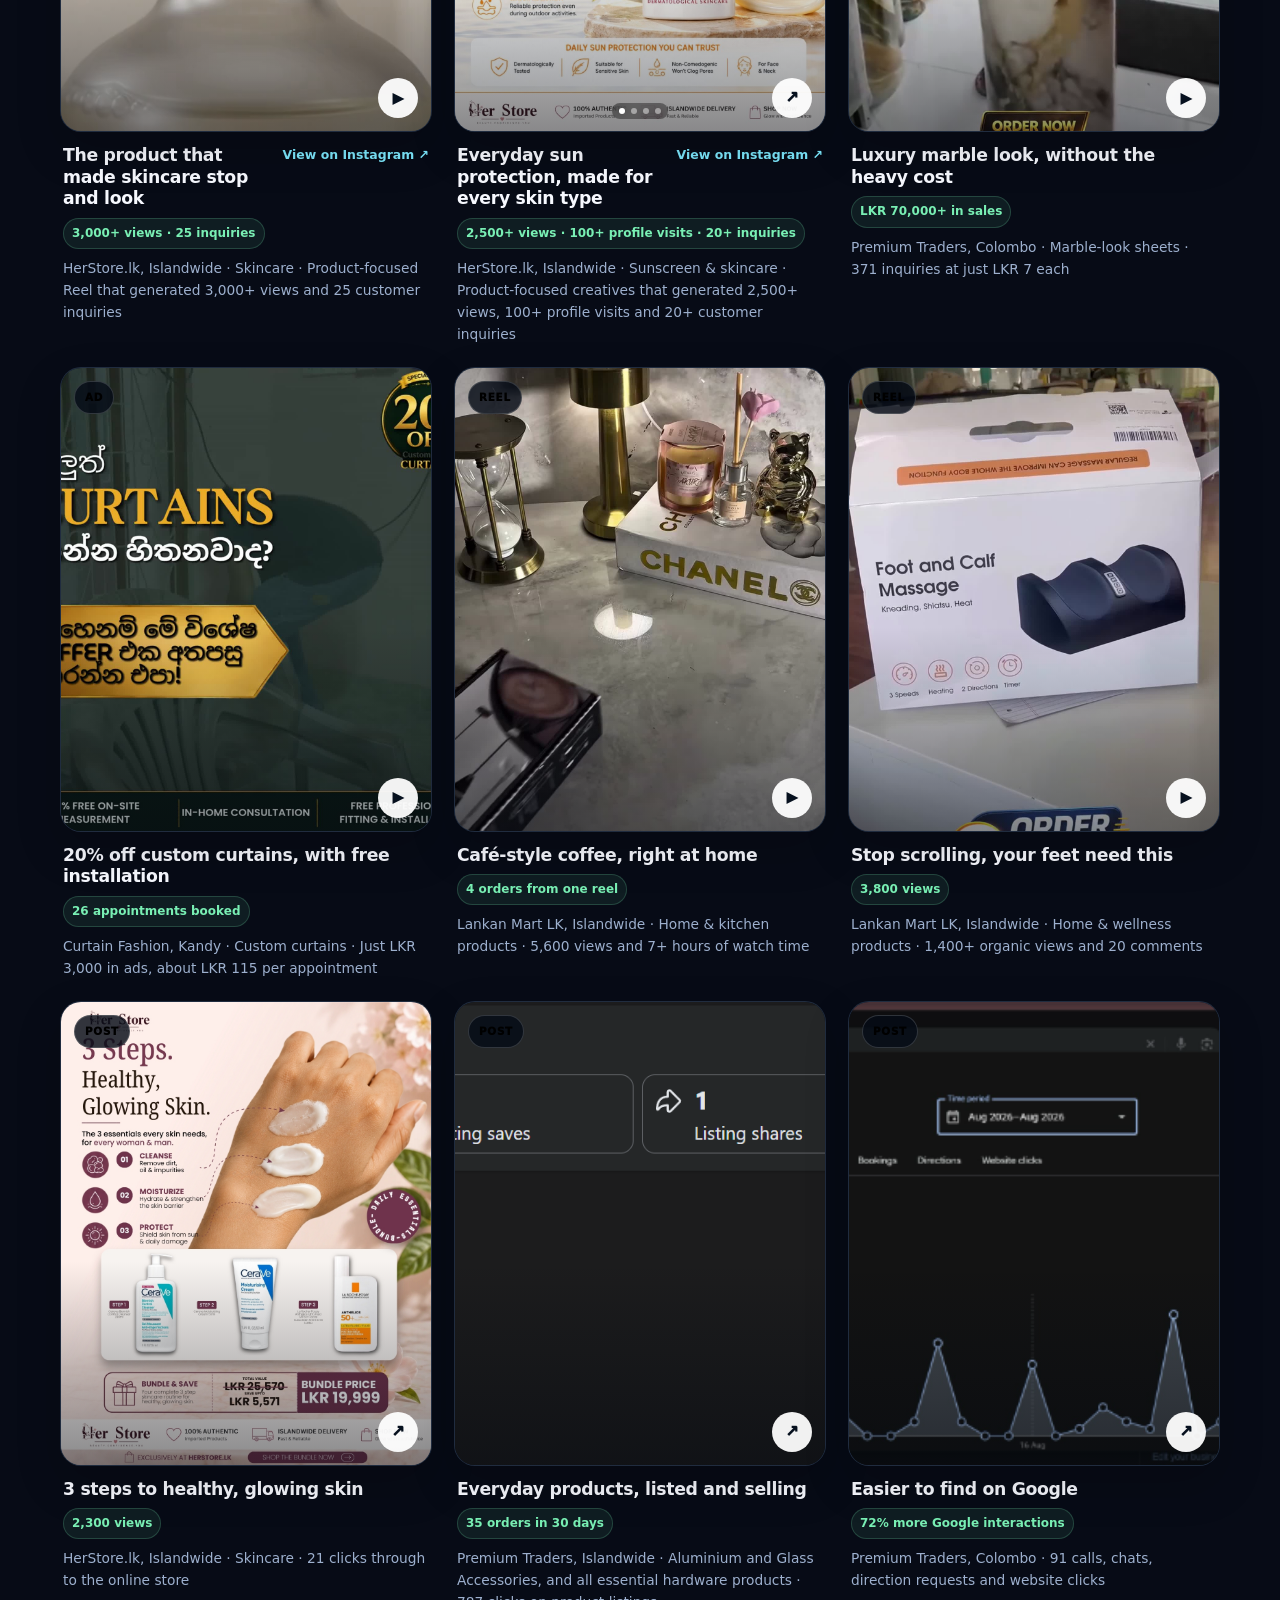
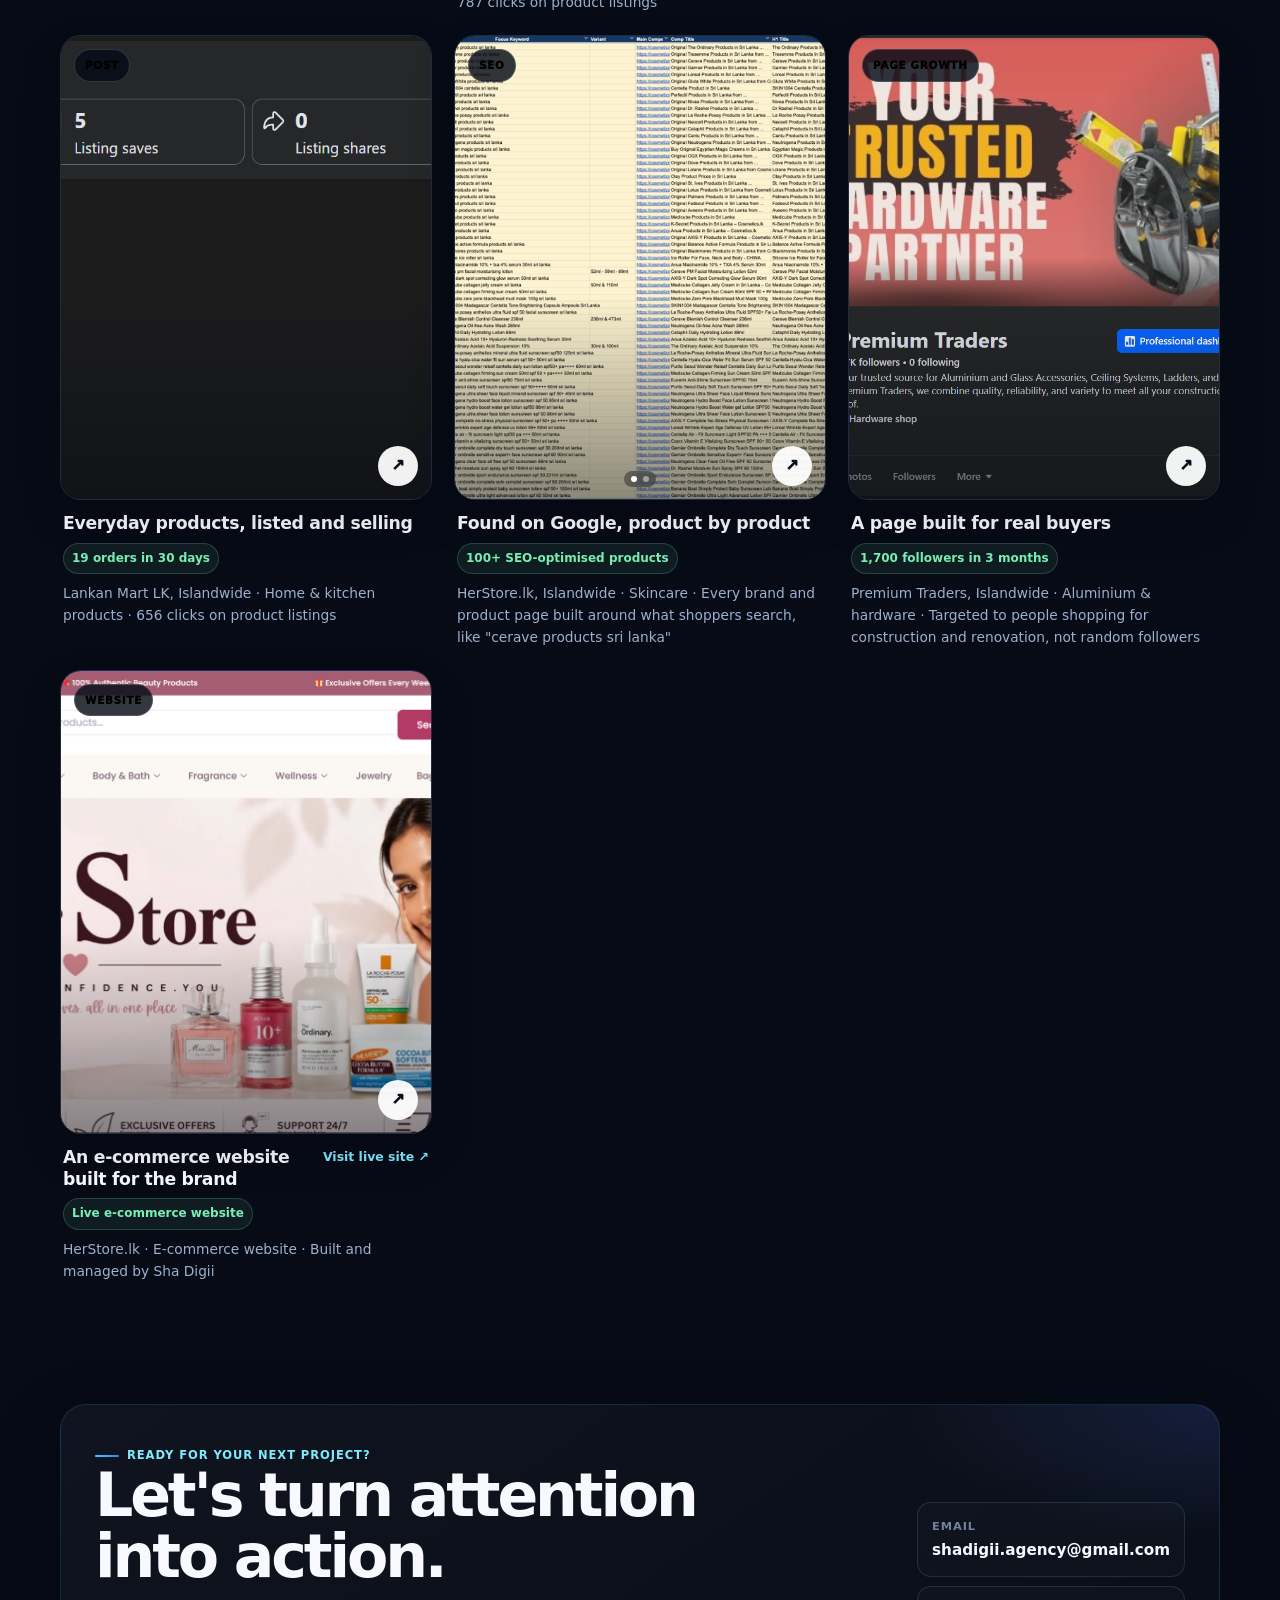
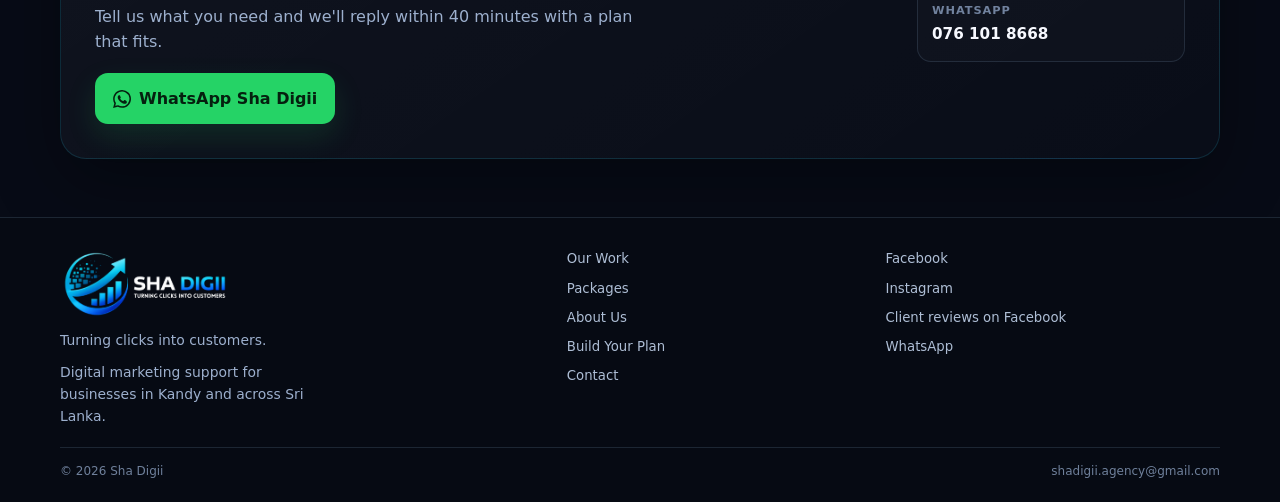
<file: our-work.html>
<!doctype html>
<html lang="en-LK"><head><meta charset="utf-8"><meta name="viewport" content="width=device-width, initial-scale=1, viewport-fit=cover"><meta name="theme-color" content="#070b16"><title>Our Work | Sha Digii Portfolio</title><meta name="description" content="Explore Sha Digii client work across ads, posts, reels, websites, SEO, Google visibility, listings and page growth in Kandy and across Sri Lanka."><meta property="og:title" content="Our Work | Sha Digii"><meta property="og:description" content="Real work and client outcomes from Sha Digii."><link rel="canonical" href="https://shadigii.github.io/shadigii/our-work.html"><link rel="icon" href="assets/favicon.png"><link rel="stylesheet" href="assets/styles.css"><script src="assets/data.js" defer></script><script src="assets/app.js" defer></script></head>
<body data-page="work"><div data-shared-header></div><main>
<section class="page-hero"><div class="wrap"><div class="eyebrow">OUR WORK</div><h1>Real work. Real client outcomes.</h1><p>Browse the complete Sha Digii portfolio. Images open in a clear preview, and supplied Reels play as actual video.</p><p class="kandy-signal">Digital marketing work for businesses in Kandy and across Sri Lanka.</p></div></section>
<section class="section section-tight"><div class="wrap"><div class="filter-wrap" data-filter-bar aria-label="Portfolio filters"></div><div class="work-grid" data-portfolio-grid></div></div></section>
<section class="cta-section"><div class="wrap"><div class="cta-box"><div><div class="eyebrow">READY FOR YOUR NEXT PROJECT?</div><h2>Let's turn attention into action.</h2><p>Tell us what you need and we'll reply within 40 minutes with a plan that fits.</p><div class="cta-actions"><a class="btn btn-wa" data-wa-link target="_blank" rel="noopener"><svg class="wa-svg" viewBox="0 0 24 24" aria-hidden="true"><path fill="currentColor" d="M20.52 3.48A11.84 11.84 0 0 0 12.06 0C5.5 0 .16 5.34.16 11.92c0 2.1.55 4.14 1.6 5.94L.08 24l6.3-1.65a11.9 11.9 0 0 0 5.68 1.45h.01c6.57 0 11.92-5.35 11.92-11.92 0-3.18-1.24-6.17-3.47-8.4ZM12.07 21.76h-.01a9.84 9.84 0 0 1-5.01-1.37l-.36-.21-3.74.98 1-3.65-.23-.37a9.84 9.84 0 1 1 8.35 4.62Zm5.41-7.4c-.3-.15-1.77-.87-2.04-.97-.28-.1-.48-.15-.69.15-.2.3-.79.97-.97 1.17-.18.2-.36.22-.66.08-1.5-.75-2.49-1.33-3.49-3.01-.26-.45.26-.42.75-1.4.08-.2.04-.37-.02-.52-.06-.15-.69-1.66-.95-2.27-.25-.6-.51-.52-.69-.53h-.59c-.2 0-.52.08-.8.37-.28.3-1.05 1.02-1.05 2.49s1.08 2.89 1.22 3.09c.15.2 2.13 3.26 5.16 4.57.72.31 1.28.5 1.71.64.72.23 1.38.2 1.9.12.58-.09 1.77-.73 2.02-1.43.25-.7.25-1.3.18-1.43-.07-.12-.27-.2-.56-.35Z"/></svg> WhatsApp Sha Digii</a></div></div><div class="cta-side"><div class="contact-line"><span>Email</span><strong data-email>shadigii.agency@gmail.com</strong></div><div class="contact-line"><span>WhatsApp</span><strong data-wa-number>076 101 8668</strong></div></div></div></div></section>
</main><div data-shared-footer></div></body></html>
</file>
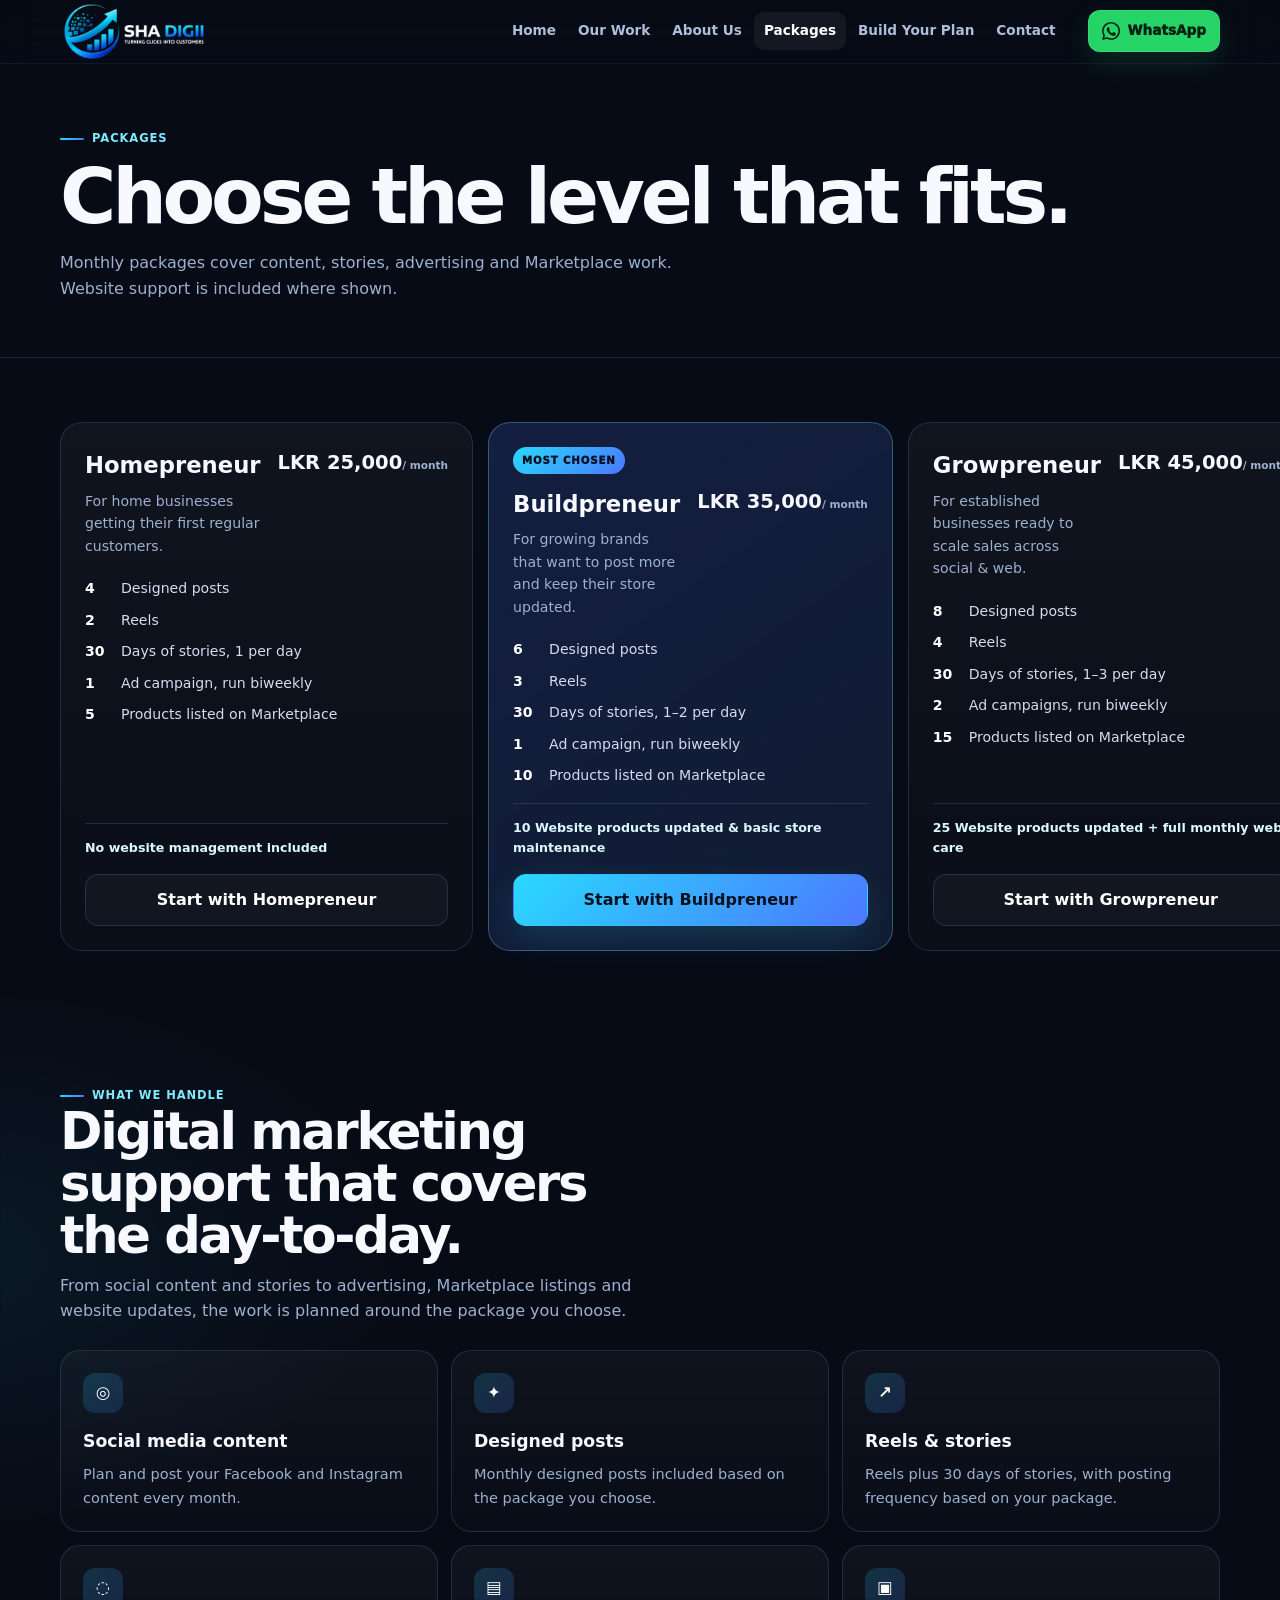
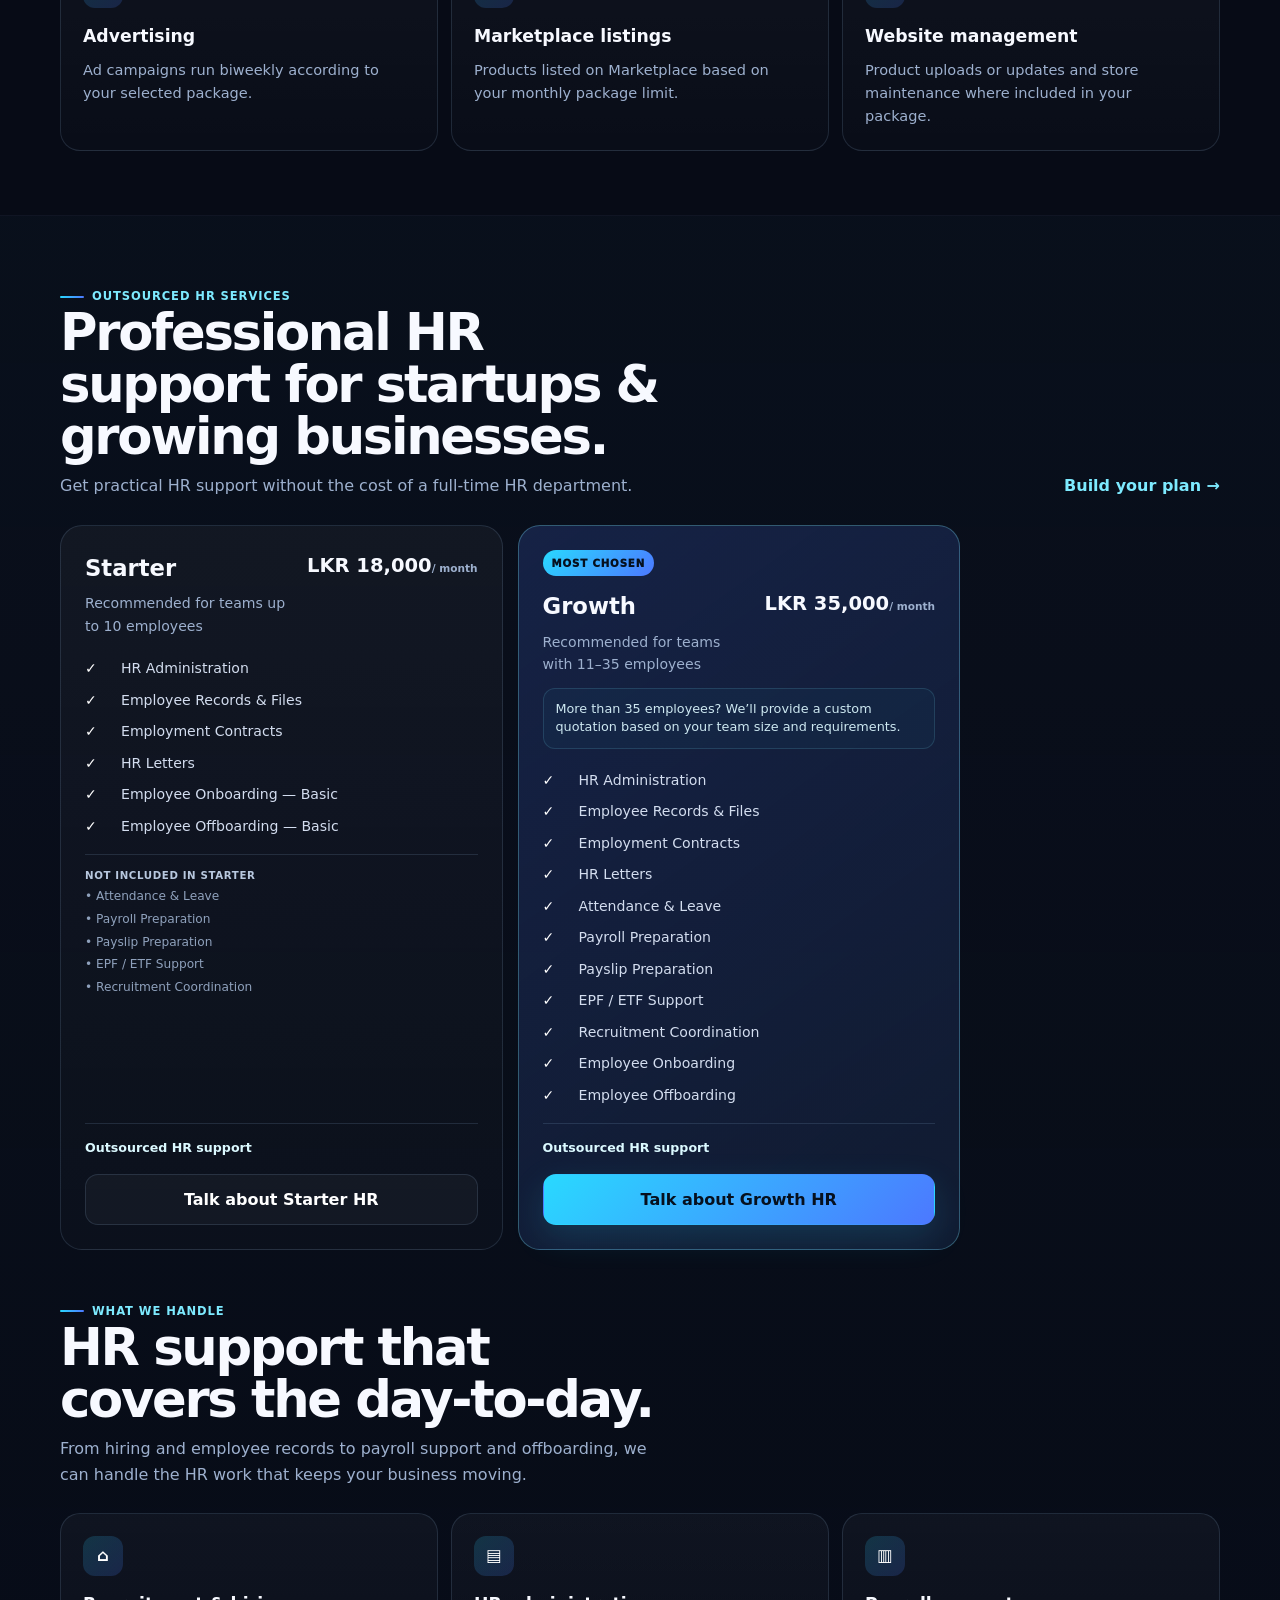
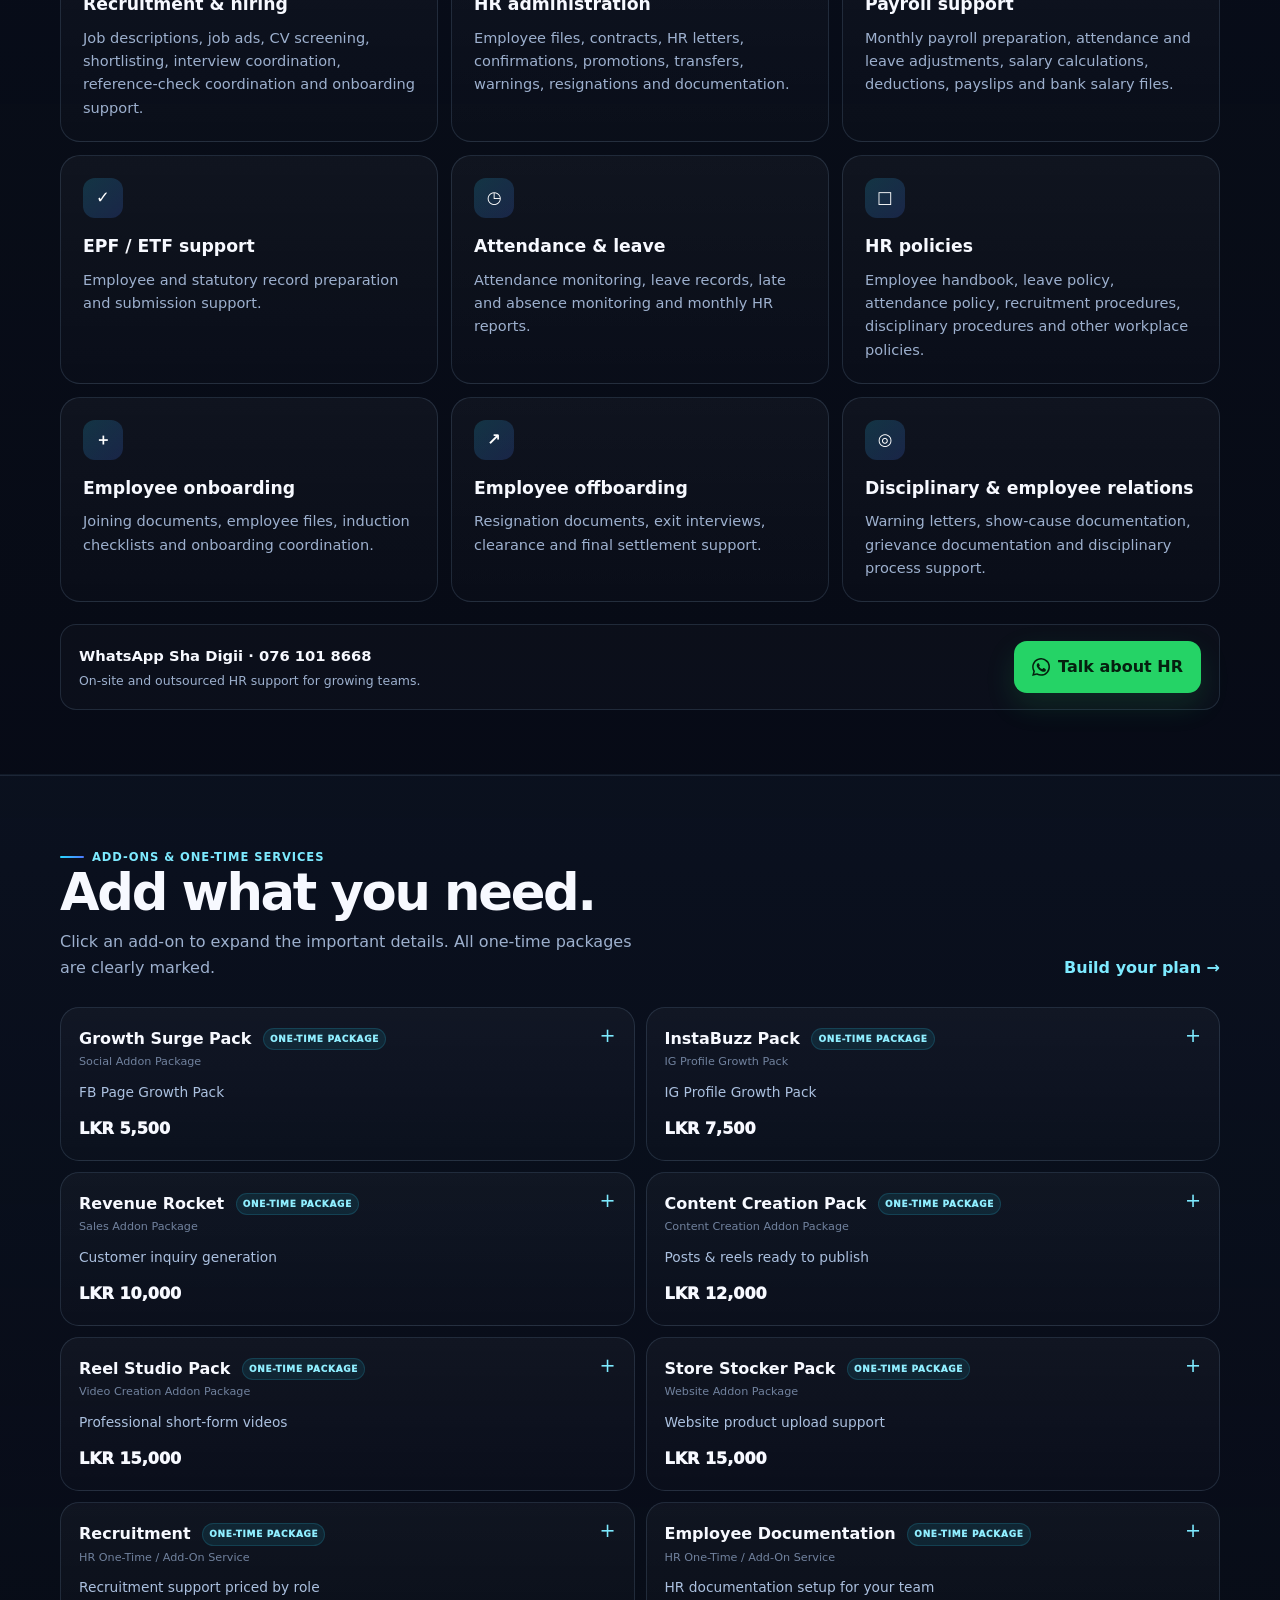
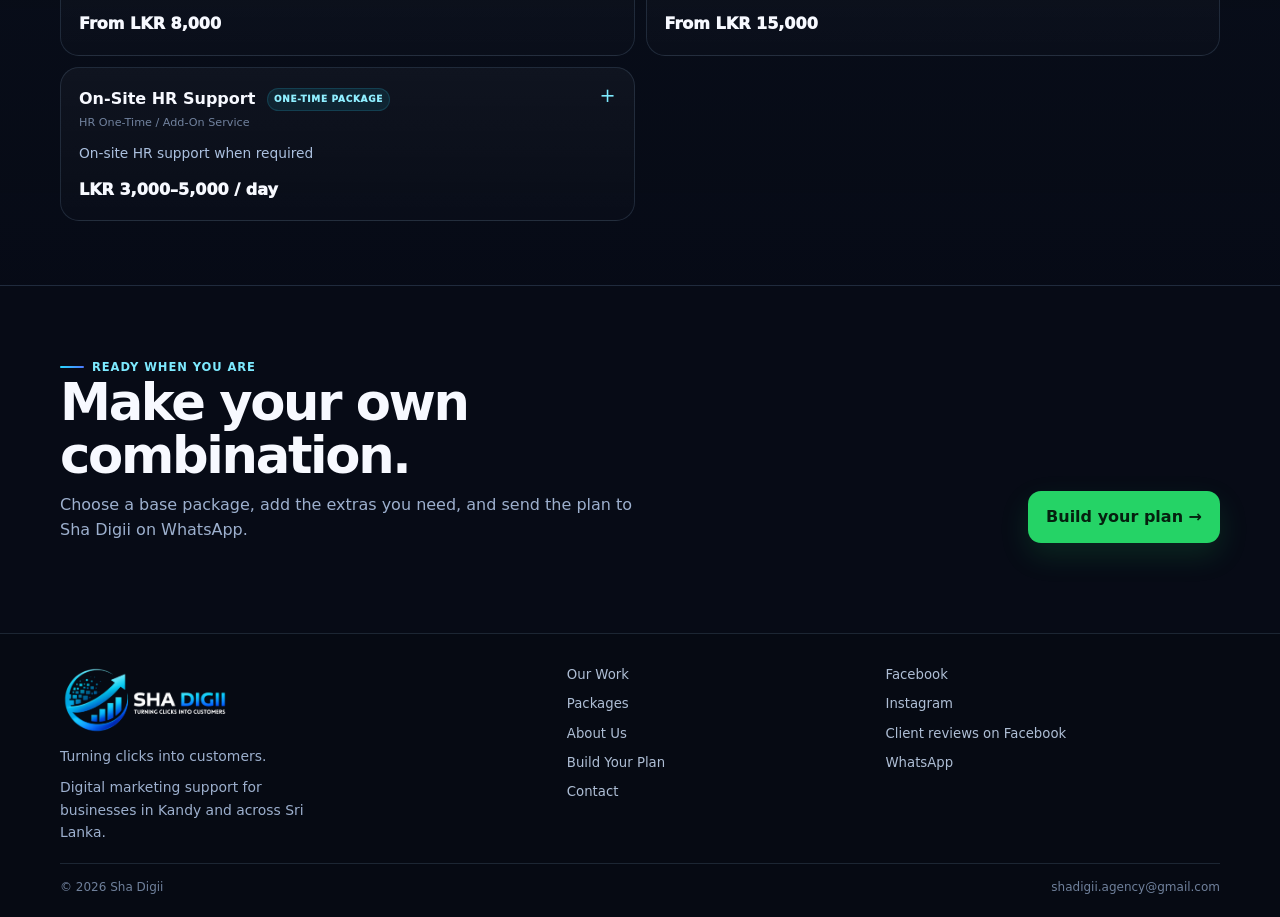
<file: packages.html>
<!doctype html>
<html lang="en-LK"><head><meta charset="utf-8"><meta name="viewport" content="width=device-width, initial-scale=1, viewport-fit=cover"><meta name="theme-color" content="#070b16"><title>Packages | Sha Digii Digital Marketing</title><meta name="description" content="Explore Sha Digii monthly packages and add-on services for businesses in Kandy and across Sri Lanka."><link rel="canonical" href="https://shadigii.github.io/shadigii/packages.html"><link rel="icon" href="assets/favicon.png"><link rel="stylesheet" href="assets/styles.css"><script src="assets/data.js" defer></script><script src="assets/app.js" defer></script></head>
<body data-page="packages"><div data-shared-header></div><main>
<section class="page-hero"><div class="wrap"><div class="eyebrow">PACKAGES</div><h1>Choose the level that fits.</h1><p>Monthly packages cover content, stories, advertising and Marketplace work. Website support is included where shown.</p></div></section>
<section class="section"><div class="wrap"><div class="package-grid" data-package-grid></div></div></section>
<section class="section"><div class="wrap"><div class="section-head"><div><div class="eyebrow">WHAT WE HANDLE</div><h2>Digital marketing support that covers the day-to-day.</h2><p>From social content and stories to advertising, Marketplace listings and website updates, the work is planned around the package you choose.</p></div></div><div class="service-grid" data-marketing-package-services></div></div></section>
<section class="section section-dark"><div class="wrap"><div class="section-head"><div><div class="eyebrow">OUTSOURCED HR SERVICES</div><h2>Professional HR support for startups & growing businesses.</h2><p>Get practical HR support without the cost of a full-time HR department.</p></div><a class="section-link" href="build-your-plan.html">Build your plan →</a></div><div class="hr-package-grid" data-hr-package-grid></div><div class="section-head" style="margin-top:44px"><div><div class="eyebrow">WHAT WE HANDLE</div><h2>HR support that covers the day-to-day.</h2><p>From hiring and employee records to payroll support and offboarding, we can handle the HR work that keeps your business moving.</p></div></div><div class="service-grid" data-hr-services></div><div class="hr-contact-note"><div><strong>WhatsApp Sha Digii · <span data-hr-wa-number>076 101 8668</span></strong><span>On-site and outsourced HR support for growing teams.</span></div><a class="btn btn-wa" data-hr-wa-link target="_blank" rel="noopener"><svg class="wa-svg" viewBox="0 0 24 24" aria-hidden="true"><path fill="currentColor" d="M20.52 3.48A11.84 11.84 0 0 0 12.06 0C5.5 0 .16 5.34.16 11.92c0 2.1.55 4.14 1.6 5.94L.08 24l6.3-1.65a11.9 11.9 0 0 0 5.68 1.45h.01c6.57 0 11.92-5.35 11.92-11.92 0-3.18-1.24-6.17-3.47-8.4ZM12.07 21.76h-.01a9.84 9.84 0 0 1-5.01-1.37l-.36-.21-3.74.98 1-3.65-.23-.37a9.84 9.84 0 1 1 8.35 4.62Zm5.41-7.4c-.3-.15-1.77-.87-2.04-.97-.28-.1-.48-.15-.69.15-.2.3-.79.97-.97 1.17-.18.2-.36.22-.66.08-1.5-.75-2.49-1.33-3.49-3.01-.26-.45.26-.42.75-1.4.08-.2.04-.37-.02-.52-.06-.15-.69-1.66-.95-2.27-.25-.6-.51-.52-.69-.53h-.59c-.2 0-.52.08-.8.37-.28.3-1.05 1.02-1.05 2.49s1.08 2.89 1.22 3.09c.15.2 2.13 3.26 5.16 4.57.72.31 1.28.5 1.71.64.72.23 1.38.2 1.9.12.58-.09 1.77-.73 2.02-1.43.25-.7.25-1.3.18-1.43-.07-.12-.27-.2-.56-.35Z"/></svg> Talk about HR</a></div></div></section>
<section class="section packages-band"><div class="wrap"><div class="section-head"><div><div class="eyebrow">ADD-ONS & ONE-TIME SERVICES</div><h2>Add what you need.</h2><p>Click an add-on to expand the important details. All one-time packages are clearly marked.</p></div><a class="section-link" href="build-your-plan.html">Build your plan →</a></div><div class="addon-grid" data-addon-grid></div></div></section>
<section class="section"><div class="wrap"><div class="section-head"><div><div class="eyebrow">READY WHEN YOU ARE</div><h2>Make your own combination.</h2><p>Choose a base package, add the extras you need, and send the plan to Sha Digii on WhatsApp.</p></div><a class="btn btn-wa" href="build-your-plan.html">Build your plan →</a></div></div></section>
</main><div data-shared-footer></div></body></html>
</file>
<file: assets/styles.css>
:root{--bg:#070b16;--bg2:#0b1221;--surface:#0e1727;--surface2:#111d31;--line:rgba(156,191,231,.15);--text:#f7f9ff;--muted:#9db0ce;--muted2:#71829e;--cyan:#29d9ff;--blue:#4c78ff;--green:#25D366;--greenDark:#16ad4c;--success:#79efb4;--container:1160px;--shadow:0 24px 70px rgba(0,0,0,.32);--radius:22px}
*{box-sizing:border-box}html{scroll-behavior:smooth}body{margin:0;background:radial-gradient(1000px 520px at 84% -8%,rgba(76,120,255,.18),transparent 60%),radial-gradient(850px 500px at -5% 22%,rgba(41,217,255,.07),transparent 55%),var(--bg);color:var(--text);font-family:Inter,ui-sans-serif,system-ui,-apple-system,"Segoe UI",sans-serif;font-size:16px;line-height:1.6}body.modal-open{overflow:hidden}a{color:inherit;text-decoration:none}button,input,select{font:inherit}button{cursor:pointer}img,video{display:block;max-width:100%}.wrap{width:min(var(--container),calc(100% - 34px));margin-inline:auto}
.site-header{position:sticky;top:0;z-index:50;background:rgba(7,11,22,.82);backdrop-filter:blur(16px);border-bottom:1px solid rgba(156,191,231,.08)}.header-inner{width:min(var(--container),calc(100% - 34px));margin:auto;min-height:62px;display:flex;align-items:center;gap:18px}.brand{width:148px;display:inline-flex;align-items:center;flex:0 0 auto}.brand img{width:100%;height:auto}.desktop-nav{display:flex;align-items:center;gap:2px;margin-left:auto}.desktop-nav a{padding:8px 10px;border-radius:10px;color:#adbeda;font-weight:750;font-size:.85rem}.desktop-nav a:hover,.desktop-nav a.active{background:rgba(255,255,255,.055);color:#fff}.header-wa,.mobile-wa{display:inline-flex;align-items:center;justify-content:center;gap:8px;background:var(--green);color:#062112;border:1px solid rgba(255,255,255,.1);font-weight:950;box-shadow:0 10px 28px rgba(37,211,102,.15)}.header-wa{margin-left:4px;padding:9px 13px;border-radius:12px;font-size:.85rem}.wa-svg{width:18px;height:18px;flex:0 0 18px;display:block}.header-wa:hover,.mobile-wa:hover{background:var(--greenDark);color:#fff}.mobile-menu{display:none;margin-left:auto;width:44px;height:44px;border:1px solid var(--line);border-radius:11px;background:rgba(255,255,255,.04)}.mobile-menu span{display:block;width:18px;height:2px;background:#fff;margin:4px auto}.mobile-nav{width:min(var(--container),calc(100% - 34px));margin:0 auto 12px;padding:8px;border:1px solid var(--line);background:rgba(10,17,30,.98);border-radius:16px}.mobile-nav a{display:block;padding:11px 12px;border-radius:10px;color:#bdcae0;font-weight:800}.mobile-nav a.active,.mobile-nav a:hover{background:rgba(255,255,255,.05);color:#fff}.mobile-wa{margin-top:6px!important;border-radius:12px;padding:12px}

.hero{position:relative;overflow:hidden;padding:66px 0 58px;border-bottom:1px solid var(--line)}.hero-grid{display:grid;grid-template-columns:1.06fr .94fr;gap:48px;align-items:center}.greet{font-family:"Noto Sans Sinhala",Inter,system-ui,sans-serif;font-size:1.45rem;font-weight:800;color:#dff7ff;margin:0 0 12px;letter-spacing:-.02em}.eyebrow{display:inline-flex;align-items:center;gap:8px;color:#7deaff;font-weight:900;letter-spacing:.08em;text-transform:uppercase;font-size:.72rem}.eyebrow::before{content:"";width:24px;height:2px;background:linear-gradient(90deg,var(--cyan),var(--blue));border-radius:2px}.hero h1{font-size:clamp(3.1rem,7vw,6.35rem);line-height:.97;letter-spacing:-.058em;margin:10px 0 20px;max-width:10.2ch}.hero h1 span{background:linear-gradient(100deg,#fff 0%,#dff8ff 42%,#5ddfff 76%,#7c83ff 100%);-webkit-background-clip:text;background-clip:text;color:transparent}.hero-copy{font-size:1.12rem;color:#b6c5dc;max-width:58ch}.hero-actions{display:flex;gap:10px;flex-wrap:wrap;margin-top:26px}.btn{display:inline-flex;align-items:center;justify-content:center;gap:8px;border:1px solid transparent;border-radius:13px;padding:12px 17px;font-weight:900;transition:.2s ease}.btn-primary{background:linear-gradient(135deg,var(--cyan),var(--blue));color:#06101e;box-shadow:0 12px 34px rgba(41,217,255,.15)}.btn-wa,.hero .btn-wa,.process-cta .btn-wa{background:var(--green);color:#05200f;box-shadow:0 12px 30px rgba(37,211,102,.14)}.btn-wa:hover{background:var(--greenDark);color:#fff}.btn-outline{border-color:var(--line);background:rgba(255,255,255,.035);color:#fff}.btn:hover{transform:translateY(-2px)}
.hero-panel{padding:18px;border:1px solid var(--line);border-radius:28px;background:linear-gradient(145deg,rgba(255,255,255,.045),rgba(255,255,255,.012));box-shadow:var(--shadow)}.hero-logo-box{min-height:254px;display:grid;place-items:center;padding:22px;border:1px solid rgba(156,191,231,.1);border-radius:20px;background:linear-gradient(180deg,rgba(11,18,33,.46),rgba(16,27,47,.82))}.hero-logo-box img{width:min(82%,520px);filter:drop-shadow(0 18px 28px rgba(0,0,0,.3))}.hero-stats{display:grid;grid-template-columns:repeat(3,1fr);gap:9px;margin-top:10px}.stat{padding:14px;border:1px solid var(--line);border-radius:16px;background:rgba(255,255,255,.02)}.stat b{display:block;font-size:1.12rem}.stat span{color:var(--muted);font-size:.76rem}
.local-note{display:flex;align-items:center;gap:9px;margin-top:17px;color:#a9bdd7;font-size:.83rem}.local-dot{width:8px;height:8px;border-radius:50%;background:var(--green);box-shadow:0 0 0 5px rgba(37,211,102,.08)}
.section{padding:64px 0}.section-tight{padding-top:48px}.section-dark{background:linear-gradient(180deg,rgba(10,17,30,.68),rgba(7,11,22,.42));border-top:1px solid rgba(156,191,231,.06);border-bottom:1px solid rgba(156,191,231,.06)}.section-head{display:flex;justify-content:space-between;align-items:flex-end;gap:22px;margin-bottom:26px}.section-head h2{margin:0;max-width:17ch;font-size:clamp(2.15rem,4vw,3.6rem);line-height:1.02;letter-spacing:-.045em}.section-head p{color:var(--muted);max-width:58ch;margin:11px 0 0}.section-link{font-weight:900;color:#7deaff;white-space:nowrap}.section-link:hover{text-decoration:underline;text-underline-offset:3px}.lede{color:var(--muted);max-width:60ch}
.service-grid{display:grid;grid-template-columns:repeat(3,1fr);gap:13px}.service-card{padding:22px;border:1px solid var(--line);background:linear-gradient(180deg,rgba(255,255,255,.035),rgba(255,255,255,.012));border-radius:20px}.service-icon{display:grid;place-items:center;width:40px;height:40px;border-radius:12px;background:linear-gradient(135deg,rgba(41,217,255,.17),rgba(76,120,255,.19));color:#fff;font-weight:900;font-size:1.03rem;margin-bottom:15px}.service-card h3{margin:0 0 7px;font-size:1.08rem}.service-card p{margin:0;color:var(--muted);font-size:.91rem}

.work-grid{display:grid;grid-template-columns:repeat(3,1fr);gap:22px}.work-card{min-width:0}.work-card[hidden]{display:none}.work-media{position:relative;width:100%;padding:0;border:1px solid var(--line);border-radius:21px;overflow:hidden;background:#0a1221;box-shadow:0 18px 45px rgba(0,0,0,.18);display:block}.work-media::after{content:"";position:absolute;inset:0;background:linear-gradient(180deg,transparent 56%,rgba(3,7,14,.45));pointer-events:none}.work-media>img,.work-media .work-video,.work-media .card-gallery img{width:100%;aspect-ratio:4/5;object-fit:cover;object-position:center;transition:transform .35s ease}.work-media:hover>img,.work-media:hover .work-video,.work-media:hover .card-gallery img{transform:scale(1.02)}.work-video{background:#02060d}.media-badge{position:absolute;z-index:2;left:13px;top:13px;padding:7px 10px;border-radius:999px;background:rgba(6,12,23,.82);border:1px solid rgba(255,255,255,.16);font-size:.65rem;font-weight:950;letter-spacing:.07em}.media-icon,.media-play{position:absolute;z-index:3;right:13px;bottom:13px;width:40px;height:40px;border-radius:50%;display:grid;place-items:center;background:rgba(255,255,255,.94);color:#07111f;font-weight:950}.media-play{font-size:.9rem}.card-gallery{position:relative;overflow:hidden}.gallery-dots{position:absolute;z-index:3;bottom:12px;left:50%;transform:translateX(-50%);display:flex;gap:6px;padding:5px 7px;border-radius:999px;background:rgba(0,0,0,.36);backdrop-filter:blur(5px)}.gallery-dot{width:6px;height:6px;border-radius:50%;background:rgba(255,255,255,.45)}.gallery-dot.active{background:#fff}.work-info{padding:13px 3px 0}.work-heading{display:flex;align-items:flex-start;justify-content:space-between;gap:11px}.work-heading h3{font-size:1.08rem;line-height:1.25;margin:0 0 8px;letter-spacing:-.018em}.work-info p{color:var(--muted);margin:8px 0 0;font-size:.86rem}.result-badge{display:inline-flex;align-items:center;border-radius:999px;background:rgba(121,239,180,.08);color:var(--success);border:1px solid rgba(121,239,180,.2);font-size:.75rem;font-weight:900;padding:5px 8px}.visit-link{color:#7deaff;font-size:.78rem;font-weight:900;white-space:nowrap}.visit-link:hover{text-decoration:underline}.filter-wrap{display:flex;flex-wrap:wrap;gap:9px;margin:0 0 26px}.filter-chip{padding:9px 13px;border-radius:999px;border:1px solid var(--line);background:rgba(255,255,255,.025);color:#9eb0ca;font-weight:900;font-size:.82rem}.filter-chip:hover,.filter-chip.active{background:#f4fbff;color:#0b1321;border-color:#f4fbff}

.package-grid{display:grid;grid-template-columns:repeat(3,1fr);gap:15px}.package-card{position:relative;padding:24px;border:1px solid var(--line);background:linear-gradient(180deg,rgba(255,255,255,.04),rgba(255,255,255,.014));border-radius:22px;display:flex;flex-direction:column;min-height:100%}.package-card.featured{background:linear-gradient(145deg,rgba(76,120,255,.19),rgba(18,29,52,.9));border-color:rgba(125,234,255,.3)}.package-tag{display:inline-flex;align-self:flex-start;margin-bottom:12px;padding:5px 9px;border-radius:999px;background:linear-gradient(135deg,var(--cyan),var(--blue));color:#06101e;font-size:.64rem;font-weight:950;letter-spacing:.08em}.package-head{display:flex;align-items:flex-start;justify-content:space-between;gap:17px}.package-head h3{margin:0;font-size:1.42rem}.package-head p{margin:6px 0 0;color:var(--muted);font-size:.88rem;max-width:34ch}.package-head>strong{white-space:nowrap;font-size:1.22rem}.package-head small{font-size:.66rem;color:var(--muted);font-weight:700}.package-card ul{list-style:none;margin:20px 0 16px;padding:0;display:grid;gap:9px}.package-card li{display:grid;grid-template-columns:28px 1fr;gap:8px;color:#d3ddef;font-size:.88rem}.package-card li b{color:#fff}.package-webline{margin-top:auto;padding-top:14px;border-top:1px solid var(--line);color:#dbf9ff;font-size:.79rem;font-weight:900}.package-card .btn{margin-top:16px;width:100%}.packages-band{background:linear-gradient(180deg,rgba(11,18,33,.76),rgba(7,11,22,.5));border-top:1px solid var(--line);border-bottom:1px solid var(--line)}

.process{display:grid;grid-template-columns:repeat(3,1fr);gap:12px}.process-card{display:grid;grid-template-columns:54px minmax(0,1fr) 18px;gap:13px;align-items:start;padding:18px;border:1px solid var(--line);border-radius:20px;background:linear-gradient(145deg,rgba(255,255,255,.035),rgba(255,255,255,.012))}.process-no{display:grid;place-items:center;width:42px;height:42px;border-radius:13px;background:linear-gradient(135deg,var(--cyan),var(--blue));color:#07101d;font-weight:950}.process-card h3{margin:1px 0 4px;font-size:1.06rem}.process-card p{margin:0;color:var(--muted);font-size:.9rem}.process-arrow{color:#c7d4e7;font-weight:900;padding-top:9px;text-align:right}.process-cta{display:flex;align-items:center;justify-content:space-between;gap:18px;margin-top:14px;padding:17px 19px;border:1px solid rgba(37,211,102,.16);border-radius:20px;background:linear-gradient(90deg,rgba(37,211,102,.045),rgba(41,217,255,.045))}.process-cta strong{font-size:1rem}.process-cta span{color:var(--muted);font-size:.86rem}

.about-split{display:grid;grid-template-columns:.84fr 1.16fr;gap:34px;align-items:start}.about-card{padding:26px;border:1px solid var(--line);border-radius:22px;background:linear-gradient(145deg,rgba(255,255,255,.04),rgba(255,255,255,.012))}.about-card h2{font-size:clamp(2.15rem,3.8vw,3.65rem);margin:0 0 14px;letter-spacing:-.045em}.about-card p{color:#b9c6db;margin:0 0 16px}.about-note{display:inline-flex;padding:8px 12px;border-radius:11px;background:rgba(41,217,255,.07);border:1px solid rgba(41,217,255,.13);color:#dffaff;font-size:.76rem;font-weight:900}.about-story{display:grid;gap:12px}.about-story p{color:#aebed4;margin:0;font-size:.98rem}.about-story strong{color:#fff}.about-local{margin-top:10px;color:#b8c7dc;font-size:.83rem}

.testimonials{display:grid;grid-template-columns:repeat(2,1fr);gap:14px}.testimonial{padding:23px;border:1px solid var(--line);border-radius:22px;background:linear-gradient(145deg,rgba(255,255,255,.035),rgba(255,255,255,.012))}.featured-testimonial{border-color:rgba(41,217,255,.22);background:linear-gradient(145deg,rgba(41,217,255,.045),rgba(76,120,255,.018))}.review-head{display:flex;justify-content:space-between;gap:10px;align-items:center;margin-bottom:12px;color:var(--muted2);font-size:.68rem;font-weight:900;text-transform:uppercase;letter-spacing:.08em}.stars{color:#ffd568;letter-spacing:.1em}.review-preview{margin:0;color:#d7e0ee;font-size:.9rem}.review-more{margin-top:10px}.review-more summary{cursor:pointer;color:#7deaff;font-weight:900;font-size:.8rem;list-style:none;display:flex;align-items:center;gap:6px}.review-more summary::-webkit-details-marker{display:none}.review-more summary span{font-size:.95rem;transition:.18s}.review-more[open] summary span{transform:rotate(45deg)}.review-more>div{padding-top:12px;color:#c4d1e4;font-size:.88rem}.review-more p{margin:0 0 12px}.review-client{margin-top:14px;padding-top:12px;border-top:1px solid var(--line);display:flex;justify-content:space-between;gap:10px;align-items:center}.review-client strong{font-size:.96rem}.review-client a{font-size:.75rem;color:#7deaff;font-weight:900}.review-client a:hover{text-decoration:underline}

.faq{display:grid;gap:8px}.faq details{border:1px solid var(--line);border-radius:18px;background:rgba(255,255,255,.02);padding:0 16px}.faq summary{list-style:none;display:grid;grid-template-columns:36px 1fr 20px;align-items:center;gap:11px;cursor:pointer;padding:16px 0;font-weight:900}.faq summary::-webkit-details-marker{display:none}.faq summary span{color:#7deaff;font-size:.7rem}.faq summary b{font-size:.98rem;color:#eef3fa}.faq summary i{font-style:normal;color:var(--muted);font-size:1.15rem}.faq details[open] summary i{transform:rotate(45deg);display:block}.faq details>div{padding:0 0 18px 47px;color:var(--muted);font-size:.88rem}

.planner{display:grid;grid-template-columns:1.2fr .8fr;gap:16px;align-items:start}.addon-grid{display:grid;grid-template-columns:repeat(2,1fr);gap:11px}.addon-card{border:1px solid var(--line);border-radius:19px;background:linear-gradient(180deg,rgba(255,255,255,.035),rgba(255,255,255,.012));overflow:hidden}.addon-main{padding:18px}.addon-top-row{display:flex;align-items:flex-start;gap:10px}.addon-toggle{display:flex;align-items:flex-start;justify-content:space-between;gap:14px;flex:1;border:0;background:transparent;color:inherit;text-align:left;padding:0}.addon-title-group strong{display:block;font-size:1rem}.addon-title-group small{display:block;color:var(--muted2);margin-top:2px;font-size:.7rem}.addon-chevron{font-size:1.2rem;color:#7deaff;line-height:1}.addon-summary{margin:10px 0 0;color:#abc0df;font-size:.86rem}.addon-details{margin-top:13px;padding-top:13px;border-top:1px solid var(--line)}.addon-details ul{margin:0;padding:0;list-style:none;display:grid;gap:6px}.addon-details li{font-size:.8rem;color:#cfdaea;padding-left:15px;position:relative}.addon-details li::before{content:"";position:absolute;left:0;top:.55em;width:5px;height:5px;border-radius:50%;background:var(--cyan)}.addon-note{margin-top:8px;color:var(--muted2);font-size:.75rem}.addon-price{margin-top:13px;font-weight:950;font-size:1rem}.addon-check{position:relative;display:block;flex:none}.addon-check input{position:absolute;opacity:0;inset:0}.addon-check span{display:block;width:22px;height:22px;border:1px solid #516079;border-radius:6px;background:rgba(255,255,255,.02)}.addon-check input:checked+span{background:linear-gradient(135deg,var(--cyan),var(--blue));border-color:transparent;box-shadow:0 0 0 3px rgba(41,217,255,.08)}.addon-check input:checked+span::after{content:"✓";display:grid;place-items:center;color:#06101e;font-weight:950;font-size:.76rem;height:100%}.planner-summary{position:sticky;top:78px;padding:24px;border:1px solid rgba(41,217,255,.18);border-radius:22px;background:linear-gradient(155deg,rgba(76,120,255,.12),rgba(11,18,33,.94));box-shadow:var(--shadow)}.planner-summary h3{font-size:1.42rem;margin:0 0 16px}.planner-select-group{margin-bottom:13px}.planner-select-group:last-of-type{margin-bottom:0}.planner-select-group label{display:block;font-weight:900;font-size:.78rem;color:#b7c4da;margin-bottom:6px}.planner-select-group select{width:100%;border:1px solid var(--line);background:#091120;color:#f4f8ff;border-radius:12px;padding:11px}.addon-billing{white-space:nowrap}.planner-summary label{display:block;font-weight:900;font-size:.78rem;color:#b7c4da;margin-bottom:6px}.planner-summary select{width:100%;border:1px solid var(--line);background:#091120;color:#f4f8ff;border-radius:12px;padding:11px}.planner-lines{list-style:none;margin:14px 0;padding:0;display:grid;gap:7px}.planner-lines li{display:flex;justify-content:space-between;gap:9px;color:#d0daea;font-size:.85rem}.planner-total{display:flex;justify-content:space-between;align-items:end;border-top:1px solid var(--line);padding-top:16px;margin-top:8px}.planner-total span{color:var(--muted)}.planner-total b{font-size:1.9rem;letter-spacing:-.05em}.planner-summary .btn{width:100%;margin-top:16px}.builder-note{margin-top:10px;color:var(--muted2);font-size:.72rem}.plan-kicker{margin-bottom:7px}

.page-hero{padding:58px 0 40px;border-bottom:1px solid var(--line)}.page-hero h1{font-size:clamp(2.9rem,6vw,5.2rem);line-height:.98;letter-spacing:-.055em;margin:11px 0}.page-hero p{max-width:63ch;color:var(--muted);font-size:1rem}.kandy-signal{margin-top:10px;color:#aec0d9;font-size:.8rem}
.site-footer{border-top:1px solid var(--line);padding:30px 0 20px;background:#060a13}.footer-top{display:grid;grid-template-columns:1.15fr .7fr .8fr;gap:26px;align-items:start}.footer-brand{display:block;width:170px}.footer-brand img{width:100%}.site-footer p{color:var(--muted);margin:9px 0 0;font-size:.87rem}.footer-local{max-width:30ch}.footer-links,.footer-social{display:grid;gap:8px}.footer-links a,.footer-social a{color:#aebed5;font-size:.83rem}.footer-links a:hover,.footer-social a:hover{color:#fff}.footer-bottom{display:flex;justify-content:space-between;gap:10px;border-top:1px solid var(--line);margin-top:20px;padding-top:14px;color:#6f809b;font-size:.75rem}.footer-bottom a:hover{color:#fff}

.cta-section{padding:58px 0}.cta-box{display:grid;grid-template-columns:1.2fr .8fr;gap:26px;align-items:center;padding:34px;border:1px solid rgba(41,217,255,.14);border-radius:26px;background:radial-gradient(520px 220px at 100% 0%,rgba(76,120,255,.15),transparent 60%),linear-gradient(145deg,rgba(255,255,255,.04),rgba(255,255,255,.012));box-shadow:var(--shadow)}.cta-box h2{margin:0;font-size:clamp(2.25rem,4.7vw,4.25rem);line-height:1.02;letter-spacing:-.052em}.cta-box p{color:var(--muted);max-width:54ch}.cta-actions{display:flex;gap:10px;flex-wrap:wrap;margin-top:18px}.cta-side{justify-self:end;display:grid;gap:9px;min-width:240px}.contact-line{padding:14px;border:1px solid var(--line);border-radius:14px;background:rgba(255,255,255,.02)}.contact-line span{display:block;color:var(--muted2);font-size:.71rem;text-transform:uppercase;font-weight:900;letter-spacing:.08em}.contact-line strong{display:block;margin-top:3px;font-size:.95rem}.contact-line a:hover{text-decoration:underline}

.lightbox{position:fixed;inset:0;display:none;align-items:center;justify-content:center;padding:18px;background:rgba(2,4,9,.9);backdrop-filter:blur(10px);z-index:100}.lightbox.open{display:flex}.lightbox-panel{position:relative;width:min(1180px,100%);max-height:94vh;border:1px solid rgba(156,191,231,.18);border-radius:24px;background:#07101b;overflow:hidden;display:grid;grid-template-columns:minmax(0,1fr) 340px;box-shadow:0 30px 100px rgba(0,0,0,.55)}.lightbox-stage{min-height:62vh;display:grid;place-items:center;position:relative;background:#02060d;padding:20px}.lightbox-stage-inner{width:100%;height:100%;display:grid;place-items:center}.lightbox-stage img,.lightbox-stage video{max-width:100%;max-height:78vh;object-fit:contain;border-radius:12px}.lightbox-copy{padding:29px;border-left:1px solid var(--line);display:flex;flex-direction:column;justify-content:center}.lightbox-copy h3{font-size:1.72rem;line-height:1.12;margin:10px 0}.lightbox-result{color:#b8c8dc;font-size:.9rem;font-weight:800}.lightbox-copy p{color:#9eb1ce;font-size:.88rem}.lightbox-hint{margin-top:16px;color:#667895;font-size:.72rem}.lightbox-link{display:inline-flex;margin-top:11px}.lightbox-close,.lightbox-arrow{position:absolute;z-index:5;border:1px solid rgba(255,255,255,.15);background:rgba(4,9,17,.9);color:#fff}.lightbox-close{top:12px;right:12px;width:40px;height:40px;border-radius:50%;font-size:1.55rem}.lightbox-arrow{top:50%;transform:translateY(-50%);width:46px;height:46px;border-radius:50%;font-size:2rem}.lightbox-arrow.prev{left:12px}.lightbox-arrow.next{right:12px}.lightbox-counter{position:absolute;bottom:12px;left:50%;transform:translateX(-50%);padding:6px 9px;border-radius:999px;background:rgba(0,0,0,.42);backdrop-filter:blur(6px);color:#dbe8f7;font-size:.68rem;font-weight:900}

@media(max-width:1020px){.desktop-nav{display:none}.header-wa{margin-left:auto}.mobile-menu{display:block}.hero-grid,.about-split,.planner,.cta-box{grid-template-columns:1fr}.hero-panel{max-width:720px}.cta-side{justify-self:start}.package-grid{grid-template-columns:1fr}.service-grid{grid-template-columns:repeat(2,1fr)}.work-grid{grid-template-columns:repeat(2,1fr)}.process{grid-template-columns:1fr}.planner-summary{position:static}.lightbox-panel{grid-template-columns:1fr;max-height:96vh;overflow:auto}.lightbox-copy{border-left:0;border-top:1px solid var(--line)}.lightbox-stage{min-height:48vh}.lightbox-stage img,.lightbox-stage video{max-height:58vh}.footer-top{grid-template-columns:1fr 1fr}}
@media(max-width:680px){body{font-size:15px}.wrap,.header-inner,.mobile-nav{width:min(var(--container),calc(100% - 24px))}.header-inner{min-height:58px}.brand{width:122px}.header-wa{display:none}.hero{padding:48px 0 44px}.greet{font-size:1.25rem}.hero h1{font-size:clamp(2.8rem,14vw,4.2rem)}.hero-copy{font-size:1rem}.hero-actions{margin-top:20px}.section{padding:46px 0}.section-tight{padding-top:34px}.section-head{align-items:flex-start;flex-direction:column;gap:12px;margin-bottom:20px}.section-head h2{font-size:2.2rem}.service-grid,.work-grid,.package-grid,.addon-grid,.testimonials{grid-template-columns:1fr}.filter-wrap{gap:7px;margin-bottom:20px}.filter-chip{padding:8px 11px;font-size:.72rem}.package-card,.addon-main,.planner-summary{padding:19px}.package-head{flex-direction:column;gap:8px}.package-head>strong{font-size:1.12rem}.process-card{grid-template-columns:46px minmax(0,1fr) 16px;padding:17px}.process-cta{align-items:flex-start;flex-direction:column}.cta-box{padding:25px}.cta-box h2{font-size:2.45rem}.cta-side{width:100%;min-width:0}.footer-top{grid-template-columns:1fr}.footer-bottom{flex-direction:column}.lightbox{padding:8px}.lightbox-panel{border-radius:17px}.lightbox-copy{padding:19px}.lightbox-stage{padding:8px;min-height:40vh}.lightbox-arrow{width:38px;height:38px}.lightbox-arrow.prev{left:6px}.lightbox-arrow.next{right:6px}.page-hero{padding:50px 0 34px}.page-hero h1{font-size:2.85rem}}
@media(prefers-reduced-motion:reduce){html{scroll-behavior:auto}.work-media>img,.work-media .work-video,.work-media .card-gallery img{transition:none}}
.wa-symbol{width:18px;height:18px;display:grid;place-items:center}

/* HR service additions — preserve the master design system */
.hr-package-grid{display:grid;grid-template-columns:repeat(2,1fr);gap:15px;max-width:900px}
.hr-package-card .package-head p{max-width:38ch}
.package-team-note{margin:12px 0 0;padding:11px 12px;border:1px solid rgba(125,234,255,.14);border-radius:12px;color:#cde8f1;background:rgba(41,217,255,.035);font-size:.8rem;line-height:1.45}
.package-exclusions{margin-top:1px;padding-top:13px;border-top:1px solid var(--line);display:grid;gap:5px;color:var(--muted2);font-size:.76rem;line-height:1.45}
.package-exclusions strong{color:#b8c8df;text-transform:uppercase;letter-spacing:.06em;font-size:.64rem}
.package-exclusions span{color:#8fa1bc}
.addon-billing{display:inline-flex;vertical-align:middle;margin-left:6px;padding:3px 6px;border-radius:999px;background:rgba(41,217,255,.09);border:1px solid rgba(41,217,255,.15);color:#8feeff;font-size:.56rem;letter-spacing:.08em;font-weight:950}
.planner-lines li small{color:#8feeff;font-size:.58rem;font-weight:950;letter-spacing:.06em;margin-left:5px}
.hr-contact-note{margin-top:22px;padding:16px 18px;border:1px solid var(--line);border-radius:16px;background:rgba(255,255,255,.02);display:flex;align-items:center;justify-content:space-between;gap:14px}
.hr-contact-note strong{font-size:.92rem}
.hr-contact-note>div>span{display:block;color:var(--muted);font-size:.78rem;margin-top:3px}.hr-contact-note strong span{display:inline;color:inherit;font-size:inherit;margin:0}
@media(max-width:680px){.hr-package-grid{grid-template-columns:1fr}.hr-contact-note{align-items:flex-start;flex-direction:column}}
</file>
